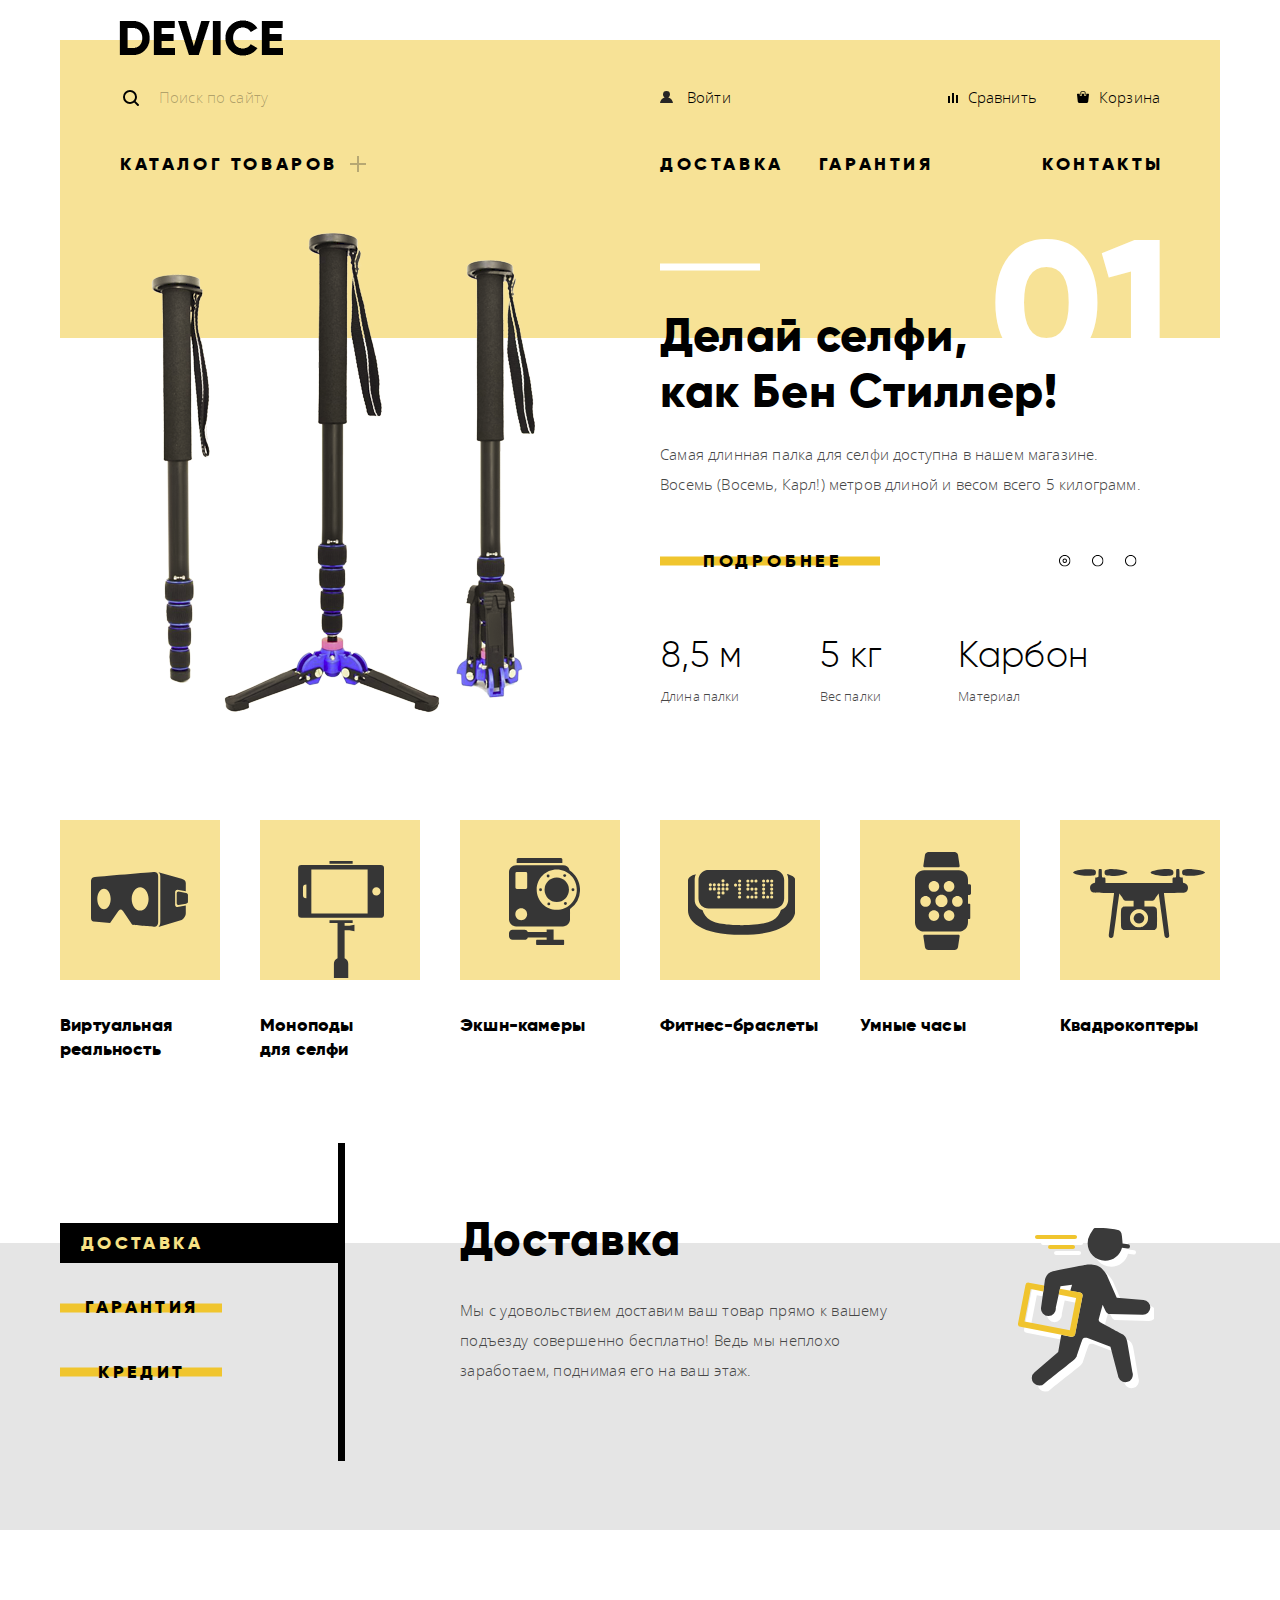
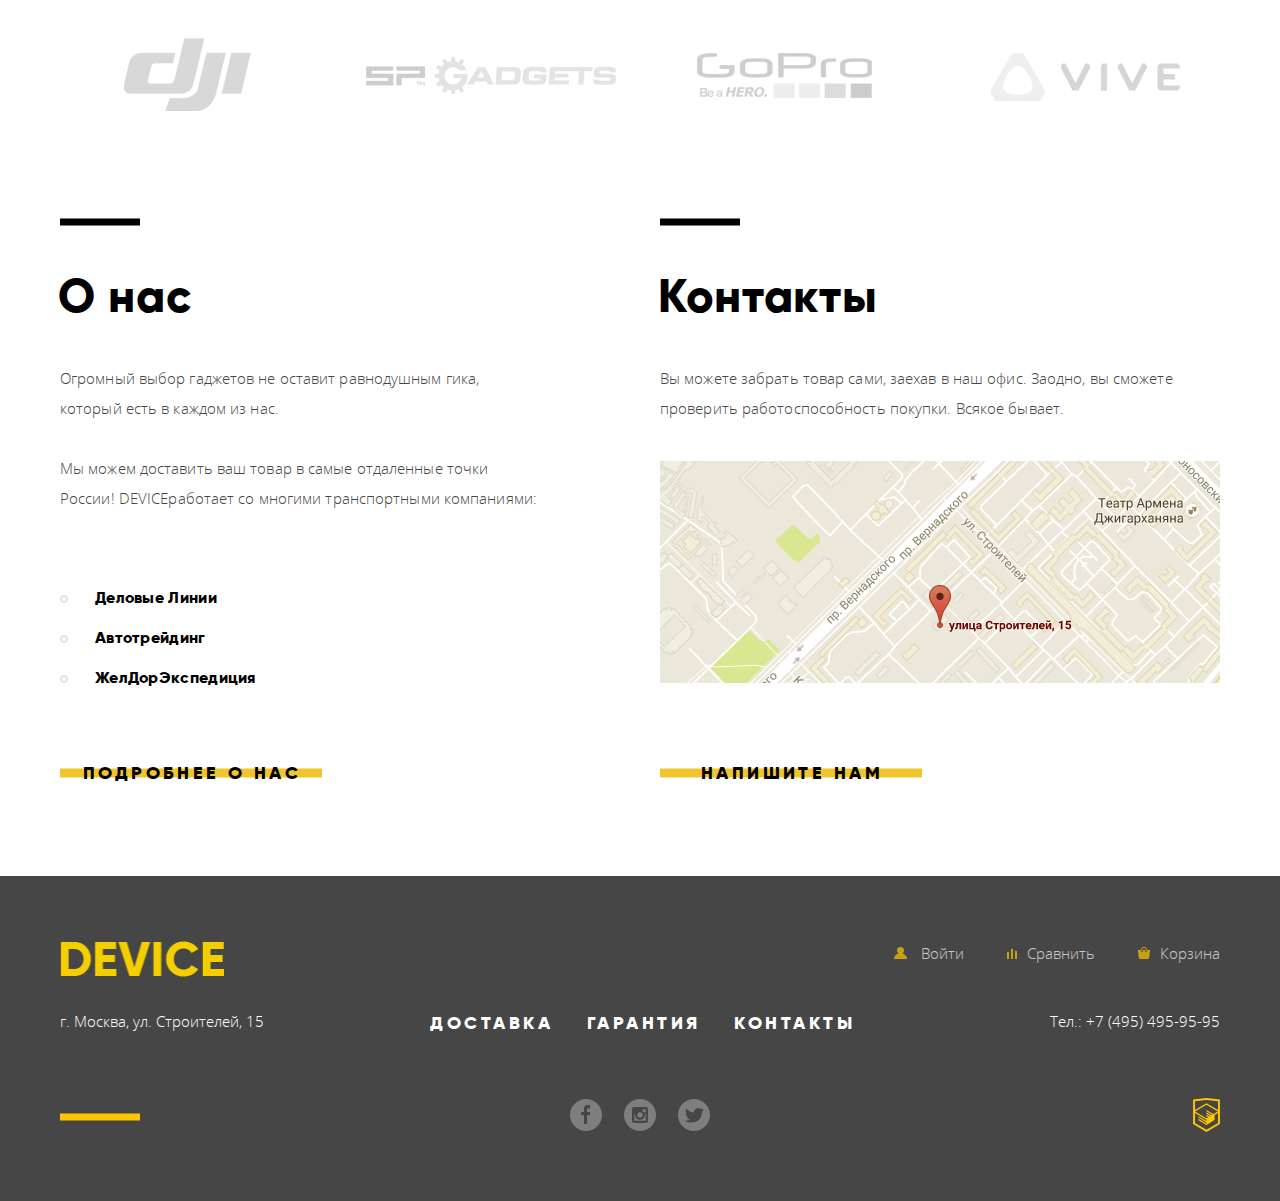
<file: index.html>
<!DOCTYPE html>
<html lang="ru">

<head>
    <meta charset="utf-8">
    <title>Device Index</title>
    <link rel="stylesheet" type="text/css" href="css/normalize.css">
    <link rel="stylesheet" type="text/css" href="css/style.css">
</head>

<body>
    <header class="main-header container">
        <div class="page-header">
            <div class="page-header-logo">
                <a>
                    <img src="img/logo.png" width="164" height="36" alt="Логотип Device">
                </a>
            </div>
            <div class="user-navigation">
                <form action="https://echo.htmlacademy.ru" method="get">
                    <label for="site-search">
                        <span class="visually-hidden">Поиск по сайту</span>
                    </label>
                    <input class="field-search" type="search" name="search" id="site-search" placeholder="Поиск по сайту">
                    <button class="button-search" type="submit">Найти</button>
                </form>
                <ul class="user-menu">
                    <li>
                        <a class="login-link" href="login.html">Войти</a>
                    </li>
                    <li>
                        <a class="compare" href="#">Сравнить</a>
                    </li>
                    <li>
                        <a class="cart" href="#">Корзина</a>
                    </li>
                </ul>
            </div>
            <nav class="main-navigation">
                <ul class="site-navigation">
                    <li class="catalog-product">
                        <button type="button" onclick="openCatalog()">Каталог товаров</button>
                        <input class="visually-hidden submenu-plus" type="checkbox" id="check-plus">
                        <label for="check-plus">+</label>
                        <ul class="submenu" id="product-menu">
                            <li class="product-group">
                                <ul>
                                    <li>
                                        <a href="#">Виртуальная реальность</a>
                                    </li>
                                    <li>
                                        <a href="catalog.html">Моноподы для селфи</a>
                                    </li>
                                    <li>
                                        <a href="#">Экшн-камеры</a>
                                    </li>
                                </ul>
                            </li>
                            <li class="product-group">
                                <ul>
                                    <li>
                                        <a href="#">Фитнес-браслеты</a>
                                    </li>
                                    <li>
                                        <a href="#">Умные часы</a>
                                    </li>
                                </ul>
                            </li>
                            <li class="product-group">
                                <ul>
                                    <li>
                                        <a href="#">Квадрокоптеры</a>
                                    </li>
                                </ul>
                            </li>
                        </ul>
                    </li>
                    <li>
                        <a href="#">Доставка</a>
                    </li>
                    <li>
                        <a href="#">Гарантия</a>
                    </li>
                    <li>
                        <a href="#">Контакты</a>
                    </li>
                </ul>
            </nav>
        </div>
    </header>
    <main>
        <h1 class="visually-hidden">Магазин гаджетов «Device»</h1>
        <div class="container">
            <section class="main-slider">
                <h2 class="visually-hidden">Популярные товары</h2>
                <input class="visually-hidden" type="radio" name="slides" id="slide-one" checked>
                <input class="visually-hidden" type="radio" name="slides" id="slide-two">
                <input class="visually-hidden" type="radio" name="slides" id="slide-three">
                <div class="slide slide-item-first">
                    <div class="slide-photo">
                        <img src="img/slider-1.png" width="384" height="486" alt="Палка для селфи">
                    </div>
                    <div class="slide-description">
                        <svg width="100" height="78">
                            <line x1="0" y1="42" x2="100" y2="42" stroke="#ffffff" stroke-width="7" />
                        </svg>
                        <h3>Делай селфи,
                            <br>как Бен Стиллер!</h3>
                        <p>Самая длинная палка для селфи доступна в нашем магазине.
                            <br> Восемь (Восемь, Карл!) метров длиной и весом всего 5 килограмм.</p>
                        <a class="btn" href="#">Подробнее</a>
                        <table>
                            <tr>
                                <td>8,5 м</td>
                                <td>5 кг</td>
                                <td>Карбон</td>
                            </tr>
                            <tr>
                                <th>Длина палки</th>
                                <th>Вес палки</th>
                                <th>Материал</th>
                            </tr>
                        </table>
                    </div>
                </div>
                <div class="slide slide-item-second">
                    <div class="slide-photo">
                        <img src="img/slider-2.png" width="345" height="485" alt="Фитнес-браслеты">
                    </div>
                    <div class="slide-description">
                        <svg width="100" height="77">
                            <line x1="0" y1="42" x2="100" y2="42" stroke="#ffffff" stroke-width="7" />
                        </svg>
                        <h3>Худеем
                            <br>правильно!</h3>
                        <p>Мотивирующие фитнес-браслеты помогут найти в себе силы
                            <br> не пропускать занятия и соблюдать диету.</p>
                        <a class="btn" href="#">Подробнее</a>
                        <table>
                            <tr>
                                <td>48 часов</td>
                            </tr>
                            <tr>
                                <th>Без подзарядки</th>
                            </tr>
                        </table>
                    </div>
                </div>
                <div class="slide slide-item-third">
                    <div class="slide-photo">
                        <img src="img/slider-3.png" width="526" height="334" alt="Квадрокоптер">
                    </div>
                    <div class="slide-description">
                        <svg width="100" height="77">
                            <line x1="0" y1="42" x2="100" y2="42" stroke="#ffffff" stroke-width="7" />
                        </svg>
                        <h3>Порхает как бабочка, жалит как пчела!</h3>
                        <p>Этот обычный, на первый взгляд, квадрокоптер оснащен мощным лазером, замаскированным под стандартную
                            камеру.</p>
                        <a class="btn" href="#">Подробнее</a>
                        <table>
                            <tr>
                                <td>800 м</td>
                                <td>50 м</td>
                            </tr>
                            <tr>
                                <th>Дальность полета</th>
                                <th>Радиус поражения</th>
                            </tr>
                        </table>
                    </div>
                </div>
                <div class="slide-controls">
                    <label class="btn-control" for="slide-one">Первый слайд</label>
                    <label class="btn-control" for="slide-two">Второй слайд</label>
                    <label class="btn-control" for="slide-three">Третий слайд</label>
                </div>
            </section>
            <section class="category">
                <h2 class="visually-hidden">Категории товаров</h2>
                <ul class="category-list">
                    <li>
                        <a class="category-item virtual" href="#">Виртуальная реальность</a>
                    </li>
                    <li>
                        <a class="category-item monopods" href="catalog.html">Моноподы
                            <br> для селфи</a>
                    </li>
                    <li>
                        <a class="category-item cameras" href="#">Экшн-камеры</a>
                    </li>
                    <li>
                        <a class="category-item bands" href="#">Фитнес-браслеты</a>
                    </li>
                    <li>
                        <a class="category-item watches" href="#">Умные часы</a>
                    </li>
                    <li>
                        <a class="category-item copters" href="#">Квадрокоптеры</a>
                    </li>
                </ul>
            </section>
        </div>
        <section class="services">
            <div class="container">
                <h2 class="visually-hidden">Наши сервисы</h2>
                <div class="services-slider">
                    <ul class="service-list">
                        <li>
                            <a class="service-btn btn delivery current" href="#">Доставка</a>
                        </li>
                        <li>
                            <a class="service-btn btn warranty" href="#">Гарантия</a>
                        </li>
                        <li>
                            <a class="service-btn btn credit" href="#">Кредит</a>
                        </li>
                    </ul>
                    <ul class="service-description">
                        <li class="service-item slide-delivery">
                            <h2>Доставка</h2>
                            <p>Мы с удовольствием доставим ваш товар прямо к вашему подъезду совершенно бесплатно! Ведь мы неплохо
                                заработаем, поднимая его на ваш этаж. </p>
                        </li>
                        <li class="service-item slide-warranty">
                            <h2>Гарантия</h2>
                            <p>Если из-за возгорания купленного у нас товара у вас сгорит дом — не переживайте, мы выдадим вам
                                новый.
                                <br>Товар, не дом, конечно же.</p>
                        </li>
                        <li class="service-item slide-credit">
                            <h2>Кредит</h2>
                            <p>Залезть в долговую яму стало проще! Кредитные консультанты подберут для вас наиболее выгодные
                                <br> условия кредита. Выгодные для нашего банка, разумеется.</p>
                        </li>
                    </ul>
                </div>
            </div>
        </section>
        <div class="container">
            <section class="brands">
                <h2 class="visually-hidden">Популярные производители</h2>
                <ul class="device-brands">
                    <li>
                        <a class="djj" href="#">
                            <img src="img/brand-1.png" width="260" height="100" alt="Логотип djj">
                        </a>
                    </li>
                    <li>
                        <a class="spgadgets" href="#">
                            <img src="img/brand-2.png" width="260" height="100" alt="Логотип SP Gadgets">
                        </a>
                    </li>
                    <li>
                        <a class="gopro" href="#">
                            <img src="img/brand-3.png" width="260" height="100" alt="Логотип GoPro">
                        </a>
                    </li>
                    <li>
                        <a class="vive" href="#">
                            <img src="img/brand-4.png" width="260" height="100" alt="Логотип VIVE">
                        </a>
                    </li>
                </ul>
            </section>
            <section class="company">
                <h2 class="visually-hidden">Наша компания</h2>
                <div class="our-company">
                    <div class="about-us">
                        <svg width="85" height=20>
                            <line x1="0" y1="8" x2="80" y2="8" stroke="#000000" stroke-width="7" />
                        </svg>
                        <h3>О нас</h3>
                        <p>Огромный выбор гаджетов не оставит равнодушным гика, который есть в каждом из нас.</p>
                        <p>Мы можем доставить ваш товар в самые отдаленные точки России!
                            <span>Device</span>работает со многими транспортными компаниями:</p>
                        <ul class="cargo">
                            <li>Деловые Линии</li>
                            <li>Автотрейдинг</li>
                            <li>ЖелДорЭкспедиция</li>
                        </ul>
                        <a class="btn our-company-link" href="#">Подробнее о нас</a>
                    </div>
                    <div class="contacts">
                        <svg width="85" height=20>
                            <line x1="0" y1="8" x2="80" y2="8" stroke="#000000" stroke-width="7" />
                        </svg>
                        <h3>Контакты</h3>
                        <p>Вы можете забрать товар сами, заехав в наш офис. Заодно, вы сможете проверить работоспособность покупки.
                            Всякое бывает.</p>
                        <a class="modal-map-link" href="map.html">
                            <img src="img/map.png" width="560" height="222" alt="Карта">
                        </a>
                        <a class="btn our-company-link modal-message-link" href="form.html">Напишите нам</a>
                    </div>
                </div>
            </section>
        </div>
    </main>
    <footer class="main-footer">
        <div class="container">
            <div class="top-footer">
                <div class="page-footer-logo">
                    <a>
                        <img src="img/yellow-logo.png" width="164" height="36" alt="Логотип Device">
                    </a>
                </div>
                <ul class="footer-user-navigation">
                    <li>
                        <a class="login-link" href="login.html">Войти</a>
                    </li>
                    <li>
                        <a class="compare" href="#">Сравнить</a>
                    </li>
                    <li>
                        <a class="cart" href="#">Корзина</a>
                    </li>
                </ul>
            </div>
            <div class="middle-footer">
                <div class="adress">
                    <p>г. Москва, ул. Строителей, 15</p>
                </div>
                <ul class="footer-site-navigation">
                    <li>
                        <a href="#">Доставка</a>
                    </li>
                    <li>
                        <a href="#">Гарантия</a>
                    </li>
                    <li>
                        <a href="#">Контакты</a>
                    </li>
                </ul>
                <div class="phone">
                    <p>Тел.: +7 (495) 495-95-95</p>
                </div>
            </div>
            <div class="bottom-footer">
                <div class="line yellow">
                    <svg width="85" height=20>
                        <line x1="0" y1="12" x2="80" y2="12" stroke="#ffc600" stroke-width="7" />
                    </svg>
                </div>
                <ul class="footer-social-links">
                    <li>
                        <a class="social-logo footer-facebook" href="#" aria-label="Facebook">
                            <span class="visually-hidden">Facebook</span>
                        </a>
                    </li>
                    <li>
                        <a class="social-logo footer-instagram" href="#" aria-label="Instagram">
                            <span class="visually-hidden">Instagram</span>
                        </a>
                    </li>
                    <li>
                        <a class="social-logo footer-twitter" href="#" aria-label="Twitter">
                            <span class="visually-hidden">Twitter</span>
                        </a>
                    </li>
                </ul>
                <div class="logo-academy">
                    <a href="https://htmlacademy.ru/intensive/htmlcss">
                        <img src="img/logo-academy.svg" width="27" height="34" alt="Логотип HTML Academy">
                    </a>
                </div>
            </div>
        </div>
    </footer>
    <section class="modal modal-map">
        <h2 class="visually-hidden">Как до нас добраться</h2>
        <div class="popup-map">
            <button class="modal-close" type="button">
                <span class="visually-hidden">Закрыть</span>
            </button>
            <iframe src="https://www.google.com/maps/embed?pb=!1m18!1m12!1m3!1d2249.1068091742814!2d37.52928540464894!3d55.6871307721568!2m3!1f0!2f0!3f0!3m2!1i1024!2i768!4f13.1!3m3!1m2!1s0x46b54cf65f5c8955%3A0x694710ccd55501e!2z0YPQuy4g0KHRgtGA0L7QuNGC0LXQu9C10LksIDE1LCDQnNC-0YHQutCy0LAsIDExOTMxMQ!5e0!3m2!1sru!2sru!4v1521640590913"
                width="960" height="560" allowfullscreen></iframe>
        </div>
    </section>
    <section class="modal modal-message">
        <h2 class="visually-hidden">Напишите нам</h2>
        <button class="modal-close" type="button">
            <span class="visually-hidden">Закрыть</span>
        </button>
        <form class="feedback-form" action="https://echo.htmlacademy.ru" method="get">
            <ul class="sent-message">
                <li class="feedback-name">
                    <label for="user-fullname">Ваше имя:</label>
                    <input type="text" name="fullname" id="user-fullname" placeholder="Имя Фамилия">
                </li>
                <li class="feedback-email">
                    <label for="user-email">Ваш e-mail:</label>
                    <input type="email" name="email" id="user-email" placeholder="email@example.com">
                </li>
                <li class="feedback-message">
                    <label for="user-message">Текст письма:</label>
                    <textarea name="message" id="user-message" placeholder="В свободной форме" cols="30" rows="6" required></textarea>
                </li>
                <li class="feedback-sent">
                    <button class="btn" type="submit">
                        <span>Отправить</span>
                    </button>
                </li>
            </ul>
        </form>
    </section>
    <script src="js/script.js"></script>
</body>

</html>
</file>
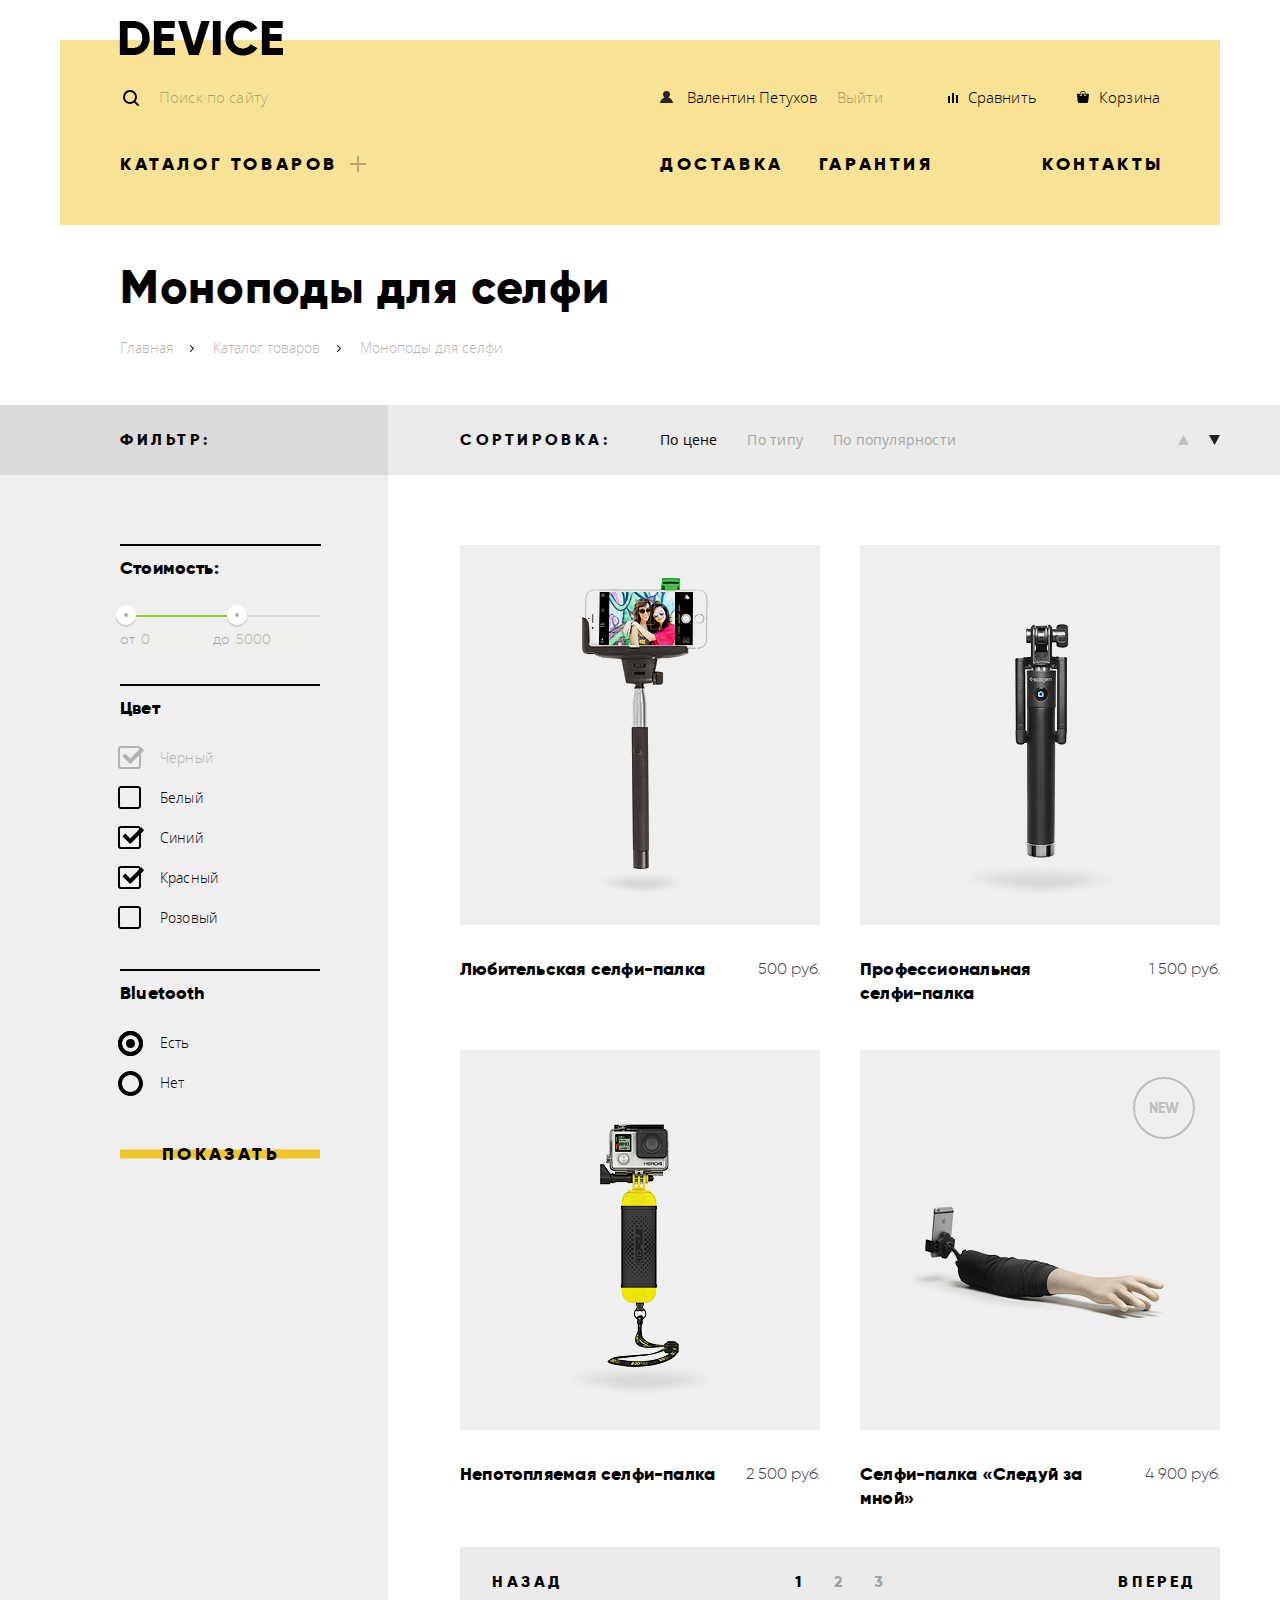
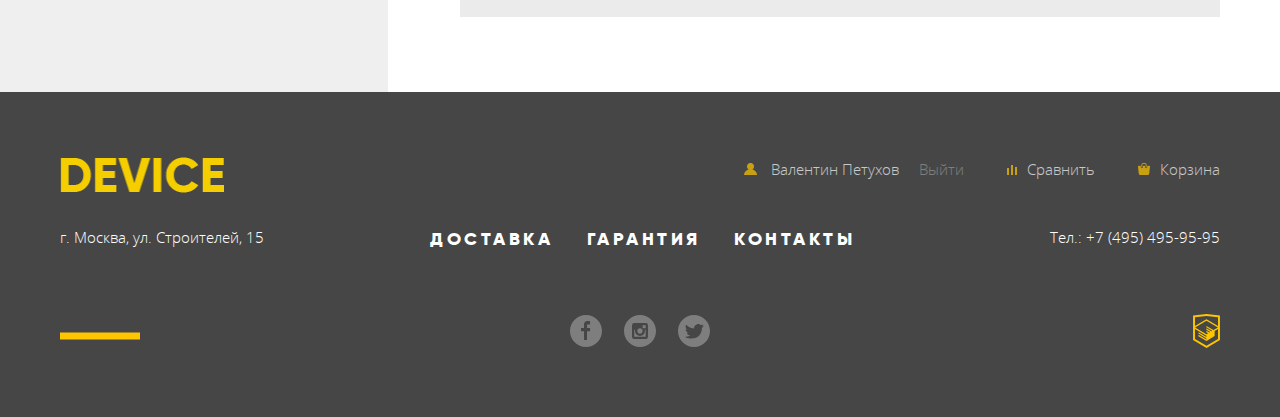
<file: catalog.html>
<!DOCTYPE html>
<html lang="ru">
    <head>
        <meta charset="utf-8">
        <title>Device Catalog</title>
        <link rel="stylesheet" type="text/css" href="css/normalize.css">
        <link rel="stylesheet" type="text/css" href="css/min.css">
    </head>
    <body>
        <header class="main-header">
            <div class="container">
                <div class="page-header">
                    <div class="page-header-logo">
                        <a href="index.html">
                            <img src="img/logo.png" width="164" height="36" alt="Логотип Device">
                        </a>
                    </div>
                    <div class="user-navigation">
                        <form action="https://echo.htmlacademy.ru" method="get">
                            <label for="site-search">
                                <span class="visually-hidden">Поиск по сайту</span>
                            </label>
                            <input class="field-search" type="search" name="search" id="site-search" placeholder="Поиск по сайту">
                            <button class="button-search" type="submit">Найти</button>
                        </form>
                        <ul class="user-menu">
                            <li>
                                <a class="login-link" href="#">Валентин Петухов</a>
                            </li>
                            <li class="user-out">
                                <a class="login-out" href="login-out.html">Выйти</a>
                            </li>
                            <li>
                                <a class="compare" href="#">Сравнить</a>
                            </li>
                            <li>
                                <a class="cart" href="#">Корзина</a>
                            </li>
                        </ul>
                    </div>
                    <nav class="main-navigation">
                        <ul class="site-navigation">
                            <li class="catalog-product">
                                <button type="button" onclick="openCatalog()">Каталог товаров</button>
                                <input class="visually-hidden submenu-plus" type="checkbox" id="check-plus">
                                <label for="check-plus">+</label>
                                <ul class="submenu" id="product-menu">
                                    <li class="product-group">
                                        <ul>
                                            <li>
                                                <a href="#">Виртуальная реальность</a>
                                            </li>
                                            <li>
                                                <a>Моноподы для селфи</a>
                                            </li>
                                            <li>
                                                <a href="#">Экшн-камеры</a>
                                            </li>
                                        </ul>
                                    </li>
                                    <li class="product-group">
                                        <ul>
                                            <li>
                                                <a href="#">Фитнес-браслеты</a>
                                            </li>
                                            <li>
                                                <a href="#">Умные часы</a>
                                            </li>
                                        </ul>
                                    </li>
                                    <li class="product-group">
                                        <ul>
                                            <li>
                                                <a href="#">Квадрокоптеры</a>
                                            </li>
                                        </ul>
                                    </li>
                                </ul>
                            </li>
                            <li>
                                <a href="#">Доставка</a>
                            </li>
                            <li>
                                <a href="#">Гарантия</a>
                            </li>
                            <li>
                                <a href="#">Контакты</a>
                            </li>
                        </ul>
                    </nav>
                </div>
            </div>
        </header>
        <main>
            <div class="container">
                <h1 class="page-title">Моноподы для селфи</h1>
                <ul class="breadcrumbs">
                    <li>
                        <a href="index.html">Главная</a>
                    </li>
                    <li>
                        <a href="catalog.html">Каталог товаров</a>
                    </li>
                    <li>
                        <a class="current-page">Моноподы для селфи</a>
                    </li>
                </ul>
                <div class="wrapper-catalog">
                    <aside class="catalog-filter">
                        <h2 class="visually-hidden">Фильтр товаров каталога</h2>
                        <h3 class="header-filter">Фильтр:</h3>
                        <form class="filter" action="https://echo.htmlacademy.ru" method="get">
                            <fieldset class="filter-cost">
                                <legend>Стоимость:</legend>
                                <div class="range-filter">
                                    <div class="range-controls">
                                        <div class="scale">
                                            <div class="bar" style="margin-left: 0%; width: 60%"></div>
                                        </div>
                                        <div class="toggle toggle-min"></div>
                                        <div class="toggle toggle-max"></div>
                                    </div>
                                    <div class="price-controls">
                                        <label class="min-price">от
                                            <input name="min-price" type="text" value="0">
                                        </label>
                                        <label class="max-price">до
                                            <input name="max-price" type="text" value="5000">
                                        </label>
                                    </div>
                                </div>
                            </fieldset>
                            <fieldset>
                                <legend>Цвет</legend>
                                <ul class="filter-color">
                                    <li class="filter-option filter-checkbox">
                                        <input class="visually-hidden filter-input filter-input-checkbox" type="checkbox" name="black" id="check-black" checked disabled>
                                        <label for="check-black">Черный</label>
                                    </li>
                                    <li class="filter-option filter-checkbox">
                                        <input class="visually-hidden filter-input filter-input-checkbox" type="checkbox" name="white" id="check-white">
                                        <label for="check-white">Белый</label>
                                    </li>
                                    <li class="filter-option">
                                        <input class="visually-hidden filter-input filter-input-checkbox" type="checkbox" name="blue" id="check-blue" checked>
                                        <label for="check-blue">Синий</label>
                                    </li>
                                    <li class="filter-option">
                                        <input class="visually-hidden filter-input filter-input-checkbox" type="checkbox" name="red" id="check-red" checked>
                                        <label for="check-red">Красный</label>
                                    </li>
                                    <li class="filter-option">
                                        <input class="visually-hidden filter-input filter-input-checkbox" type="checkbox" name="pink" id="check-pink">
                                        <label for="check-pink">Розовый</label>
                                    </li>
                                </ul>
                            </fieldset>
                            <fieldset>
                                <legend>Bluetooth</legend>
                                <ul class="filter-bluetooth">
                                    <li class="filter-option">
                                        <input class="visually-hidden filter-input filter-input-radio" type="radio" name="product-group" id="check-yes" value="yes"
                                        checked>
                                        <label for="check-yes">Есть</label>
                                    </li>
                                    <li class="filter-option">
                                        <input class="visually-hidden filter-input filter-input-radio" type="radio" name="product-group" id="check-no" value="no">
                                        <label for="check-no">Нет</label>
                                    </li>
                                </ul>
                            </fieldset>
                            <div class="filter-button">
                                <button type="submit" class="btn">
                                <span>Показать</span>
                                </button>
                            </div>
                        </form>
                    </aside>
                    <section class="catalog">
                        <h2 class="visually-hidden">Каталог</h2>
                        <div class="wrapper-sort">
                            <h3 class="header-sort">Сортировка:</h3>
                            <ul class="catalog-sort">
                                <li class="select-sort">
                                    <a class="current-select">По цене</a>
                                </li>
                                <li class="select-sort">
                                    <a href="#">По типу</a>
                                </li>
                                <li class="select-sort">
                                    <a href="#">По популярности</a>
                                </li>
                            </ul>
                            <ul class="catalog-direction">
                                <li class="direction-sort">
                                    <a href="#">
                                        <svg xmlns="http://www.w3.org/2000/svg" width="11" height="10" viewBox="0 0 11 10">
                                            <path fill="#231F20" d="M5.5 0L0 10h11z" />
                                        </svg>
                                        <span class="visually-hidden">По возрастанию</span>
                                    </a>
                                </li>
                                <li class="direction-sort">
                                    <a class="current-select">
                                        <svg xmlns="http://www.w3.org/2000/svg" width="11" height="10" viewBox="0 0 11 10">
                                            <path fill="#231F20" d="M5.5 10L0 0h11" />
                                        </svg>
                                        <span class="visually-hidden">По убыванию</span>
                                    </a>
                                </li>
                            </ul>
                        </div>
                        <ul class="catalog-list">
                            <li class="catalog-item">
                                <article>
                                    <div class="catalog-item-image">
                                        <img src="img/item-1.png" width="360" height="380" alt="Любительская селфи-палка">
                                        <button class="btn btn-cart" type="button">В корзину</button>
                                        <button class="btn-compare" type="button">Добавить к сравнению</button>
                                    </div>
                                    <div class="catalog-item-description">
                                        <h1>
                                        <a href="#">Любительская селфи-палка</a>
                                        </h1>
                                        <p class="catalog-item-price">500 руб.</p>
                                    </div>
                                </article>
                            </li>
                            <li class="catalog-item">
                                <article>
                                    <div class="catalog-item-image">
                                        <img src="img/item-2.png" width="360" height="380" alt="Профессиональная селфи-палка">
                                        <button class="btn btn-cart" type="button">В корзину</button>
                                        <button class="btn-compare" type="button">Добавить к сравнению</button>
                                    </div>
                                    <div class="catalog-item-description">
                                        <h1>
                                        <a href="#">Профессиональная
                                        <br> селфи-палка</a>
                                        </h1>
                                        <p class="catalog-item-price">1 500 руб.</p>
                                    </div>
                                </article>
                            </li>
                            <li class="catalog-item">
                                <article>
                                    <div class="catalog-item-image">
                                        <img src="img/item-3.png" width="360" height="380" alt="Непотопляемая селфи-палка">
                                        <button class="btn btn-cart" type="button">В корзину</button>
                                        <button class="btn-compare" type="button">Добавить к сравнению</button>
                                    </div>
                                    <div class="catalog-item-description">
                                        <h1>
                                        <a href="#">Непотопляемая селфи-палка</a>
                                        </h1>
                                        <p class="catalog-item-price">2 500 руб.</p>
                                    </div>
                                </article>
                            </li>
                            <li class="catalog-item">
                                <article>
                                    <div class="catalog-item-image catalog-new">
                                        <img src="img/item-4.png" width="360" height="380" alt="Селфи-палка Следуй за мной">
                                        <button class="btn btn-cart" type="button">В корзину</button>
                                        <button class="btn-compare" type="button">Добавить к сравнению</button>
                                    </div>
                                    <div class="catalog-item-description">
                                        <h1>
                                        <a href="#">Селфи-палка «Следуй за мной»</a>
                                        </h1>
                                        <p class="catalog-item-price">4 900 руб.</p>
                                    </div>
                                </article>
                            </li>
                        </ul>
                        <ul class="pagination-list">
                            <li class="pagination-before">
                                <a>Назад</a>
                            </li>
                            <li class="pagination-item">
                                <ul class="pagination-item-group">
                                    <li class="pagination-item-current">
                                        <a>1</a>
                                    </li>
                                    <li>
                                        <a href="#">2</a>
                                    </li>
                                    <li>
                                        <a href="#">3</a>
                                    </li>
                                </ul>
                            </li>
                            <li class="pagination-next">
                                <a href="#">Вперед</a>
                            </li>
                        </ul>
                    </section>
                </div>
            </div>
        </main>
        <footer class="main-footer">
            <div class="container">
                <div class="top-footer">
                    <div class="page-footer-logo">
                        <a href="index.html">
                            <img src="img/yellow-logo.png" width="164" height="36" alt="Логотип Device">
                        </a>
                    </div>
                    <ul class="footer-user-navigation">
                        <li>
                            <a class="login-link" href="#">Валентин Петухов</a>
                        </li>
                        <li class="user-out">
                            <a class="footer-login-out" href="login-out.html">Выйти</a>
                        </li>
                        <li>
                            <a class="compare" href="#">Сравнить</a>
                        </li>
                        <li>
                            <a class="cart" href="#">Корзина</a>
                        </li>
                    </ul>
                </div>
                <div class="middle-footer">
                    <div class="adress">
                        <p>г. Москва, ул. Строителей, 15</p>
                    </div>
                    <ul class="footer-site-navigation">
                        <li>
                            <a href="#">Доставка</a>
                        </li>
                        <li>
                            <a href="#">Гарантия</a>
                        </li>
                        <li>
                            <a href="#">Контакты</a>
                        </li>
                    </ul>
                    <div class="phone">
                        <p>Тел.: +7 (495) 495-95-95</p>
                    </div>
                </div>
                <div class="bottom-footer">
                    <div class="line yellow">
                        <svg width="85" height=20>
                            <line x1="0" y1="15" x2="80" y2="15" stroke="#ffc600" stroke-width="7" />
                            </svg>
                        </div>
                        <ul class="footer-social-links">
                            <li>
                                <a class="social-logo footer-facebook" href="#" aria-label="Facebook">
                                    <span class="visually-hidden">Facebook</span>
                                </a>
                            </li>
                            <li>
                                <a class="social-logo footer-instagram" href="#" aria-label="Instagram">
                                    <span class="visually-hidden">Instagram</span>
                                </a>
                            </li>
                            <li>
                                <a class="social-logo footer-twitter" href="#" aria-label="Twitter">
                                    <span class="visually-hidden">Twitter</span>
                                </a>
                            </li>
                        </ul>
                        <div class="logo-academy">
                            <a href="https://htmlacademy.ru/intensive/htmlcss">
                                <img src="img/logo-academy.svg" width="27" height="34" alt="Логотип HTML Academy">
                            </a>
                        </div>
                    </div>
                </div>
            </footer>
            <script src="js/min.js"></script>
        </body>
    </html>
</file>
<file: css/style.css>
.visually-hidden:not(:focus):not(:active),
input[type="checkbox"].visually-hidden,
input[type="radio"].visually-hidden {
    position: absolute;

    overflow: hidden;
    clip: rect(0 0 0 0);

    width: 1px;
    height: 1px;
    margin: -1px;
    padding: 0;

    border: 0;

    white-space: nowrap;
}

/*Подключение шрифтов*/

@font-face {
    font-family: "Gilroy";
    font-weight: 300;
    font-style: normal;

    src: url("../fonts/gilroylight.woff2") format("woff2"), url("../fonts/gilroylight.woff") format("woff");
}

@font-face {
    font-family: "Gilroy";
    font-weight: 400;
    font-style: normal;

    src: url("../fonts/gilroyextrabold.woff2") format("woff2"), url("../fonts/gilroyextrabold.woff") format("woff");
}

@font-face {
    font-family: "Gilroy";
    font-weight: 800;
    font-style: normal;

    src: url("../fonts/gilroyextrabold.woff2") format("woff2"), url("../fonts/gilroyextrabold.woff") format("woff");
}

@font-face {
    font-family: "Open Sans";
    font-weight: 400;
    font-style: normal;

    src: url("../fonts/opensans.woff2") format("woff2"), url("../fonts/opensans.woff") formmat("woff");
}

@font-face {
    font-family: "Open Sans";
    font-weight: 300;
    font-style: normal;

    src: url("../fonts/opensanslight.woff2") format("woff2"), url("../fonts/opensanslight.woff") format("woff");
}


html {
    overflow-x: hidden;
}

body {
    overflow-x: hidden;

    min-width: 1200px;
    margin: 0;
    padding: 0;

    color: #000;
}

a {
    text-decoration: none;
}

.container {
    -webkit-box-sizing: border-box;
            box-sizing: border-box;
    width: 1200px;
    margin: 0 auto;
    padding: 0 20px;
}

.page-header {
    position: relative;

    margin-top: 40px;
    padding-top: 33px;

    background-color: #f7e296;
}

/*Хедэр - Логотип*/

.page-header-logo {
    position: absolute;
    top: -20px;
    left: 0;

    padding-left: 59px;
}

.page-header-logo a[href]:hover,
.page-footer-logo a[href]:hover {
    opacity: .6;
}

.page-header-logo a[href]:active,
.page-footer-logo a[href]:active {
    opacity: .3;
}

/*Хэдер - Навигация пользователя*/

.user-navigation {
    display: -webkit-box;
    display: -ms-flexbox;
    display: flex;
    -webkit-box-pack: justify;
    -ms-flex-pack: justify;
    justify-content: space-between;
    -webkit-box-align: start;
    -ms-flex-align: start;
    align-items: flex-start;

    width: 1040px;
    margin-bottom: 32px;
    padding-right: 60px;
    padding-left: 60px;
}

/*Навигация пользователя - Форма (Поиск по сайту)*/

.user-navigation form {
    position: relative;

    display: -webkit-box;
    display: -ms-flexbox;
    display: flex;
    -webkit-box-orient: horizontal;
    -webkit-box-direction: normal;
    -ms-flex-direction: row;
        flex-direction: row;
    -webkit-box-pack: start;
    -ms-flex-pack: start;
    justify-content: flex-start;
    -webkit-box-align: center;
    -ms-flex-align: center;
    align-items: center;

    width: 440px;
    min-height: 49px;
    margin-right: 100px;
    padding-top: 0;

    background-image: url("../img/search.svg");
    background-repeat: no-repeat;
    background-position: 3px 50%;
}

/*Поиск по сайту - Поле ввода запроса*/

.user-navigation .field-search {
    box-sizing: border-box;
    width: 355px;
    min-height: 49px;
    padding-top: 8px;
    padding-right: 20px;
    padding-bottom: 8px;
    padding-left: 39px;

    font-family: "Open Sans", "Arial", sans-serif;
    font-size: 15px;
    font-weight: 300;
    line-height: 30px;

    color: #000;
    border: none;
    border-bottom: 2px solid transparent;
    background-color: transparent;

    letter-spacing: .15px;
}

.field-search::-webkit-input-placeholder {
    color: rgba(0, 0, 0, .3);
}

.field-search::-ms-input-placeholder {
    color: rgba(0, 0, 0, .3);
}

.field-search:-ms-input-placeholder {
    color: rgba(0, 0, 0, .3);
}

.field-search::placeholder {
    color: rgba(0, 0, 0, .3);
}

.field-search:hover::-webkit-input-placeholder {
    color: rgba(0, 0, 0, .6);
}

.field-search:hover::-ms-input-placeholder {
    color: rgba(0, 0, 0, .6);
}

.field-search:hover:-ms-input-placeholder {
    color: rgba(0, 0, 0, .6);
}

.field-search:hover::placeholder {
    color: rgba(0, 0, 0, .6);
}

.field-search:focus {
    border-bottom: 2px solid black;
    outline: transparent;
}

/*Поиск по сайту - Кнопка "Найти"*/

.button-search {
    display: block;

    width: 85px;
    min-height: 49px;
    padding: 0;

    font-family: "Open Sans", "Arial", sans-serif;
    font-size: 15px;
    font-weight: 300;
    line-height: 25px;

    opacity: 0;
    color: #000;
    border: 2px solid #000;
    outline: none;
    background-color: transparent;

    cursor: pointer;
    letter-spacing: .3px;
}

.button-search:focus {
    opacity: 1;
    color: #fff;
    outline: 1px solid #4d90fe;
    background-color: #000;
}

.button-search:hover {
    color: #fff;
    background-color: #000;
}

.button-search:active {
    opacity: 1;
    color: rgba(255, 255, 255, .3);
    background-color: #000;
}

.field-search:focus ~ .button-search {
    opacity: 1;
}

/*Навигация пользователя - Пользовательское меню*/

.user-menu {
    display: -webkit-box;
    display: -ms-flexbox;
    display: flex;
    -webkit-box-pack: start;
    -ms-flex-pack: start;
    justify-content: flex-start;
    -webkit-box-align: center;
    -ms-flex-align: center;
    align-items: center;
    -ms-flex-wrap: wrap;
        flex-wrap: wrap;

    width: 500px;
    margin: 0;
    padding: 0;
    padding-top: 9px;
    padding-bottom: 10px;

    list-style: none;
}

.user-menu li:not(.user-out) {
    margin-left: 40px;
}

.user-menu li:first-child {
    margin-right: auto;
}

.user-menu li:nth-child(4n+1) {
    margin-left: 0;
}

.login-out {
    margin-right: 25px;

    opacity: .3;
}

.user-menu a {
    font-family: "Open Sans", "Arial", sans-serif;
    font-size: 15px;
    font-weight: 300;
    line-height: 30px;

    color: #000;

    letter-spacing: .15px;
}

.user-menu a:hover {
    opacity: .6;
}

.user-menu a:active {
    opacity: .3;
}

/*Пользовательское меню - Декоративные элементы*/

.login-link::before {
    display: inline-block;

    width: 13px;
    height: 12px;
    margin-right: 14px;

    background-image: url("../img/user.svg");

    content: "";
    vertical-align: baseline;
}

.compare::before {
    display: inline-block;

    width: 10px;
    height: 10px;
    margin-right: 10px;

    background-image: url("../img/compare.svg");

    content: "";
    vertical-align: baseline;
}

.cart::before {
    display: inline-block;

    width: 12px;
    height: 12px;
    margin-right: 10px;

    background-image: url("../img/cart.svg");

    content: "";
    vertical-align: baseline;
}

/*Хэдер - Навигация по сайту*/

.main-navigation {
    padding-right: 60px;
    padding-bottom: 50px;
    padding-left: 60px;
}

/*Навигация по сайту - Меню магазина*/

.site-navigation {
    display: -webkit-box;
    display: -ms-flexbox;
    display: flex;
    -webkit-box-align: baseline;
    -ms-flex-align: baseline;
    align-items: baseline;
    -ms-flex-wrap: wrap;
        flex-wrap: wrap;

    width: 1040px;
    margin: 0;
    padding: 0;

    list-style: none;
}

/*Меню магазина - Сетка меню*/

.site-navigation > li:first-child,
.site-navigation > li:nth-child(4n+1) {
    position: relative;

    width: 440px;
    margin-right: 100px;
}

.site-navigation > li:not(:nth-child(4n+1)):not(:nth-child(4n)) {
    margin-right: 35px;
}

.site-navigation > li:nth-child(4n) {
    margin-right: -4px;
    margin-left: auto;
}

/*Меню магазина - Ссылки*/

.site-navigation a,
.site-navigation button {
    margin: 0;
    padding: 0;

    font-family: "Gilroy", "Arial", sans-serif;
    font-size: 18px;
    font-weight: 400;

    color: #000;
    border: none;
    background: none;

    cursor: pointer;
    letter-spacing: 3.6px;
    text-transform: uppercase;
}

.site-navigation a[href]:hover {
    opacity: .5;
}

.site-navigation a[href]:active {
    opacity: .3;
}

/*Меню магазина - Подменю*/

.submenu {
    position: absolute;
    z-index: 20;
    top: 20px;
    left: -60px;

    display: none;
    -ms-flex-wrap: wrap;
        flex-wrap: wrap;

    width: 1040px;
    margin: 0;
    padding: 0;
    padding-top: 22px;
    padding-right: 60px;
    padding-bottom: 33px;
    padding-left: 60px;

    background-color: #f7e296;

    list-style: none;

    -ms-flex-line-pack: start;
    align-content: flex-start;
}

.catalog-product:hover .submenu,
.catalog-product:focus .submenu {
    display: -webkit-box;
    display: -ms-flexbox;
    display: flex;
}

.product-group ul {
    width: 160px;
    margin: 0;
    padding: 0;
    padding-left: 40px;

    list-style: none;
}

.product-group:nth-child(5n+1) ul {
    width: 200px;
    padding-left: 0;
}

.submenu a {
    font-family: "Open Sans", "Arial", sans-serif;
    font-size: 15px;
    font-weight: 300;
    line-height: 36px;

    color: #000;

    letter-spacing: .15px;
    text-transform: none;
}

.submenu a[href]:hover {
    opacity: .6;
}

.submenu a[href]:active {
    opacity: .3;
}

/*Открытие каталога при нажатии кнопки КАТАЛОГ ТОВАРОВ */

.catalog-open {
    display: -webkit-box;
    display: -ms-flexbox;
    display: flex;
}

/*Открытие каталога при нажатии символа + */

.submenu-plus:checked ~ .submenu {
    display: -webkit-box;
    display: -ms-flexbox;
    display: flex;
}

.submenu-plus + label {
    font-size: 0;
}

.submenu-plus + label::after {
    position: absolute;
    top: 2px;
    left: 230px;

    width: 16px;
    height: 16px;

    opacity: .3;
    background-image: url("../img/plus.svg");

    content: "";
    cursor: pointer;
    -webkit-transition-timing-function: linear;
         -o-transition-timing-function: linear;
            transition-timing-function: linear;
    -webkit-transition-duration: .15s;
         -o-transition-duration: .15s;
            transition-duration: .15s;
}

.submenu-plus:focus + label::after {
    outline: 2px auto #4d90fe;
}

.submenu-plus:checked + label::after {
    -webkit-transition-timing-function: linear;
         -o-transition-timing-function: linear;
            transition-timing-function: linear;
    -webkit-transition-duration: .15s;
         -o-transition-duration: .15s;
            transition-duration: .15s;
    -webkit-transform: rotate(45deg);
        -ms-transform: rotate(45deg);
            transform: rotate(45deg);
}

/*Блок Слайдер*/

.main-slider {
    position: relative;

    margin-bottom: 65px;

    background: -webkit-linear-gradient(top, #f7e296 113px, #fff 113px);
    background:      -o-linear-gradient(top, #f7e296 113px, #fff 113px);
    background:         linear-gradient(to bottom, #f7e296 113px, #fff 113px);
}

/*Сетка слайдера*/

.slide {
    position: relative;

    display: -webkit-box;
    display: -ms-flexbox;
    display: flex;
    -webkit-box-pack: justify;
    -ms-flex-pack: justify;
    justify-content: space-between;

    min-height: 510px;
}

/*Сетка слайдера - Блок изображения слайда*/

.slide-photo {
    -webkit-box-sizing: border-box;
            box-sizing: border-box;
    width: 560px;

    text-align: center;
}

.slide-item-first img {
    margin-top: 4px;
    margin-left: 5px;
}

.slide-item-second img {
    margin-top: 15px;
    margin-left: 20px;
}

.slide-item-third img {
    margin-top: 67px;
    margin-left: 27px;
}

/*Сетка слайдера - Блок описания слайда*/

.slide-description {
    width: 560px;
    margin-left: 10px;
}

.slide-description svg {
    position: relative;
    z-index: 1;
}

/*Описание слайда - Заголовок слайда*/

.slide-description h3 {
    position: relative;
    z-index: 1;

    margin-top: 0;
    margin-bottom: 20px;

    font-family: "Gilroy", "Arial", sans-serif;
    font-size: 47px;
    font-weight: 800;
    line-height: 56px;

    color: #000;

    text-align: left;
    letter-spacing: .6px;
}

/*Описание слайда - Номер слайда*/

.slide-description h3::after {
    position: absolute;
    z-index: -1;
    top: -93px;
    right: 48px;

    font-family: "Gilroy", "Arial", sans-serif;
    font-size: 179px;
    font-weight: 400;
    line-height: 179.2px;

    color: #fff;

    content: "";
    text-align: right;
    letter-spacing: .36px;
}

.slide-item-first h3::after {
    content: "01";
}

.slide-item-second h3::after {
    content: "02";
}

.slide-item-third h3::after {
    content: "03";
}

/*Описание слайда - Описание товара*/

.slide-description p {
    font-family: "Open Sans", "Arial", sans-serif;
    font-size: 15px;
    font-weight: 300;
    line-height: 30px;

    color: #464646;

    text-align: left;
    letter-spacing: .17px;
}

/*Описание слайда - Ссылка на товар*/

.slide-description a {
    position: relative;

    display: block;

    width: 220px;
    margin: 40px 0;
    padding: 10px 0;
    padding-left: 3px;

    font-family: "Gilroy", "Arial", sans-serif;
    font-size: 18px;
    font-weight: 400;
    line-height: 24px;

    color: #000;

    letter-spacing: 3.8px;
    text-transform: uppercase;
}

.slide-description a::before {
    position: absolute;
    z-index: -1;
    top: 50%;
    left: 0;

    width: 220px;
    height: 9px;

    background-color: #f0c52e;

    content: "";
    -webkit-transition-timing-function: linear;
         -o-transition-timing-function: linear;
            transition-timing-function: linear;
    -webkit-transition-duration: .3s;
         -o-transition-duration: .3s;
            transition-duration: .3s;
    -webkit-transform: translateY(-50%);
        -ms-transform: translateY(-50%);
            transform: translateY(-50%);
}

.slide-description a:hover::before {
    height: 40px;
}

.slide-description a:active {
    color: rgba(0, 0, 0, .3);
}

/*Блок описания слайда - Характеристики товара (таблица)*/

.slide-description table {
    border-collapse: collapse;

    text-align: left;
}

.slide-description td {
    padding-top: 10px;
    padding-right: 76px;
    padding-bottom: 10px;

    font-family: "Gilroy", "Arial", sans-serif;
    font-size: 36px;
    font-weight: 300;
    line-height: 44px;

    color: #000;

    letter-spacing: .36px;
}

.slide-description td:last-child {
    padding-right: 0;
}

.slide-description th {
    font-family: "Open Sans", "Arial", sans-serif;
    font-size: 13px;
    font-weight: 300;
    line-height: 16px;

    color: #464646;

    letter-spacing: .13px;
}

/*Переключатель слайдов - Скрытие неактивных слайдов*/

input[id="slide-one"]:checked ~ .slide-item-second,
input[id="slide-one"]:checked ~ .slide-item-third {
    display: none;
}

input[id="slide-two"]:checked ~ .slide-item-first,
input[id="slide-two"]:checked ~ .slide-item-third {
    display: none;
}

input[id="slide-three"]:checked ~ .slide-item-first,
input[id="slide-three"]:checked ~ .slide-item-second {
    display: none;
}

/*Переключатель слайдов - Внешний вид переключателей*/

.slide-controls {
    position: absolute;
    z-index: 10;
    top: 310px;
    right: 72px;
}

.btn-control {
    display: inline-block;

    width: 24px;
    height: 24px;
    margin-right: 5px;

    font-size: 0;

    background: url("../img/slider-button-empty.svg") no-repeat;

    cursor: pointer;
    -webkit-transform: scale(.5);
        -ms-transform: scale(.5);
            transform: scale(.5);
    vertical-align: baseline;
}

input[id="slide-one"]:checked ~ .slide-controls label[for="slide-one"] {
    background: url("../img/slider-button.svg") no-repeat;
}

input[id="slide-two"]:checked ~ .slide-controls label[for="slide-two"] {
    background: url("../img/slider-button.svg") no-repeat;
}

input[id="slide-three"]:checked ~ .slide-controls label[for="slide-three"] {
    background: url("../img/slider-button.svg") no-repeat;
}

input[id="slide-one"]:focus ~ .slide-controls label[for="slide-one"],
input[id="slide-two"]:focus ~ .slide-controls label[for="slide-two"],
input[id="slide-three"]:focus ~ .slide-controls label[for="slide-three"] {
    outline: 2px auto blue;
}

/*Блок Категории товаров*/

.category {
    margin-bottom: 82px;
}

.category-list {
    display: -webkit-box;
    display: -ms-flexbox;
    display: flex;
    -ms-flex-wrap: wrap;
        flex-wrap: wrap;

    margin: 0;
    padding: 0;

    list-style: none;
}

.category-list li {
    min-height: 240px;
    margin-top: 20px;
    margin-right: 40px;
}

.category-list li:nth-child(6n) {
    margin-right: 0;
}

.category-item {
    position: relative;

    display: block;

    width: 160px;

    font-family: "Gilroy", "Arial", sans-serif;
    font-size: 18px;
    font-weight: 400;
    line-height: 24px;

    color: #000;

    letter-spacing: .18px;
}

.category-item::before {
    display: block;

    width: 160px;
    height: 160px;
    margin-bottom: 33px;

    background-color: #f7e296;

    content: "";
}

.category-item::after {
    position: absolute;
    top: 0;
    left: 0;

    display: block;

    width: 160px;
    height: 160px;

    background-repeat: no-repeat;

    content: "";
}

.category-item:hover::before,
.category-item:focus::before {
    background-color: #f0c52e;
}

.category-item:active {
    color: rgba(0, 0, 0, .3);
}

.category-item:active::after {
    opacity: .3;
}

.virtual::after {
    background-image: url("../img/popular-1.svg");
    background-position: 31px 52px;
}

.monopods::after {
    background-image: url("../img/popular-2.svg");
    background-position: 38px 41px;
}

.cameras:after {
    background-image: url("../img/popular-3.svg");
    background-position: 49px 38px;
}

.bands::after {
    background-image: url("../img/popular-4.svg");
    background-position: 28px 50px;
}

.watches::after {
    background-image: url("../img/popular-5.svg");
    background-position: 55px 32px;
}

.copters::after {
    background-image: url("../img/popular-6.svg");
    background-position: 13px 49px;
}

/*Блок Наши сервисы*/

.services {
    margin-bottom: 165px;

    background: -webkit-linear-gradient(top, #fff 100px, #e5e5e5 100px);
    background:      -o-linear-gradient(top, #fff 100px, #e5e5e5 100px);
    background:         linear-gradient(to bottom, #fff 100px, #e5e5e5 100px);
    -webkit-box-shadow: 0 69px 0 0 #e5e5e5;
            box-shadow: 0 69px 0 0 #e5e5e5;
}

.services-slider {
    display: -webkit-box;
    display: -ms-flexbox;
    display: flex;
    -webkit-box-pack: start;
    -ms-flex-pack: start;
    justify-content: flex-start;
}

/*Перечень сервисов - Левый блок */

.service-list {
    width: 278px;
    margin: 0;
    margin-right: 115px;
    padding: 0;
    padding-top: 80px;
    padding-bottom: 44px;

    border-right: 7px solid black;

    list-style: none;

    text-align: center;
}

.service-list li {
    margin-bottom: 24px;

    text-align: left;
}

/*Перечень сервисов - Левый блок - Оформление ссылок*/

.current.btn {
    padding-right: 118px;

    color: #f7e184;
    background: #000;
}

.current::before {
    display: none;
}

.service-btn.btn:active::before {
    background-color: #000;
}

.service-btn.btn:active {
    color: #f7e184;
}

/*Описание сервиса - Правый блок - Текст*/

/*.slide-warranty,
.slide-credit {
    display: none;
}*/

.service-description {
    position: relative;

    width: 460px;
    margin: 0;
    margin-right: 100px;
    padding: 0;

    list-style: none;
}

.service-description h2 {
    margin-top: 0;
    margin-bottom: 32px;

    font-family: "Gilroy", "Arial", sans-serif;
    font-size: 47px;
    font-weight: 400;
    line-height: 47px;

    color: #000;

    letter-spacing: 1.1px;
}

.service-description p {
    width: 460px;
    margin: 0;

    font-family: "Open Sans", "Arial", sans-serif;
    font-size: 15px;
    font-weight: 300;
    line-height: 30px;

    color: #464646;

    letter-spacing: .29px;
}

.service-description li {
    position: relative;

    margin-top: 73px;
    padding-right: 240px;
}

.service-item::after {
    position: absolute;
    top: 0;
    left: 558px;

    display: block;

    width: 200px;
    height: 200px;

    background-repeat: no-repeat;
    background-position: 0 0;

    content: "";
}

.slide-delivery::after {
    top: 12px;
    right: -58px;

    background-image: url("../img/delivery.svg");
}

.slide-warranty::after {
    top: -12px;
    right: -43px;

    background-image: url("../img/warranty.svg");
}

.slide-credit::after {
    top: -12px;
    right: -34px;

    background-image: url("../img/credit.svg");
}

/*Блок Бренды*/

.brands {
    margin-bottom: 64px;
}

/*Перечень брендов*/

.device-brands {
    display: -webkit-box;
    display: -ms-flexbox;
    display: flex;
    -webkit-box-orient: horizontal;
    -webkit-box-direction: normal;
    -ms-flex-direction: row;
        flex-direction: row;
    -webkit-box-pack: start;
    -ms-flex-pack: start;
    justify-content: flex-start;
    -webkit-box-align: center;
    -ms-flex-align: center;
    align-items: center;
    -ms-flex-wrap: wrap;
        flex-wrap: wrap;

    margin: 0;
    padding: 0;

    list-style: none;
}

.device-brands li {
    margin-right: 40px;
    margin-bottom: 20px;
}

.device-brands li:nth-child(4n) {
    margin-right: 0;
}

/*Бренды в цвете при наведении*/

.djj:hover img,
.djj:focus img {
    background: url("../img/brand-hover-1.png");
}

.spgadgets:hover img,
.spgadgets:focus img {
    background: url("../img/brand-hover-2.png");
}

.gopro:hover img,
.gopro:focus img {
    background: url("../img/brand-hover-3.png");
}

.vive:hover img,
.vive:focus img {
    background: url("../img/brand-hover-4.png");
}

/*Блок Наша компания*/

.our-company {
    display: -webkit-box;
    display: -ms-flexbox;
    display: flex;
    -webkit-box-pack: justify;
    -ms-flex-pack: justify;
    justify-content: space-between;

    margin-bottom: 82px;
}

/*Наша компания - О нас*/

.about-us {
    width: 480px;
}

.about-us span {
    text-transform: uppercase;
}

/*Наша компания - Контакты*/

.contacts {
    width: 560px;
}

.contacts img {
    margin-top: 8px;
    padding-bottom: 66px;
}

/*Наша компания = О нас + Контакты*/

.our-company h3 {
    margin: 0;
    margin-top: 30px;
    margin-bottom: 40px;
    margin-left: -2px;
    padding: 0;

    font-family: "Gilroy", "Arial", sans-serif;
    font-size: 47px;
    font-weight: 400;

    color: #000;

    letter-spacing: .7px;
}

.our-company p {
    margin-bottom: 30px;

    font-family: "Open Sans", "Arial", sans-serif;
    font-size: 15px;
    font-weight: 300;
    line-height: 30px;

    color: #464646;

    letter-spacing: .1px;
}

/*Наша компания - Список транспортных компаний*/

.cargo {
    margin: 0;
    margin-top: 65px;
    margin-bottom: 55px;
    margin-left: 15px;
    padding: 0;

    font-family: "Gilroy", "Arial", sans-serif;
    font-size: 16px;
    font-weight: 400;
    line-height: 40px;

    color: #000;

    list-style-image: url("../img/list-button.png");

    letter-spacing: .3px;
}

.cargo li {
    padding-left: 20px;
}

/*Наша компания - Ссылки = Подробнее о нас + Напишите нам*/

.our-company-link {
    width: 260px;
}

/*Футер*/

.main-footer {
    width: 100%;

    background-color: #464646;
}

/*Футер* - Контейнер футер 1160*/

.main-footer .container {
    display: -webkit-box;
    display: -ms-flexbox;
    display: flex;
    -webkit-box-orient: vertical;
    -webkit-box-direction: normal;
    -ms-flex-direction: column;
        flex-direction: column;
    -webkit-box-pack: start;
    -ms-flex-pack: start;
    justify-content: flex-start;

    color: #fff;
}

/*Верхний блок футера*/

.top-footer {
    display: -webkit-box;
    display: -ms-flexbox;
    display: flex;
    -webkit-box-pack: justify;
    -ms-flex-pack: justify;
    justify-content: space-between;
    -webkit-box-align: start;
    -ms-flex-align: start;
    align-items: flex-start;

    margin-top: 65px;
    margin-bottom: 10px;
}

/*Верхний блок футера - Логотип Device*/

.page-footer-logo {
    -ms-flex-item-align: center;
    -ms-grid-row-align: center;
    align-self: center;
}

/*Верхний блок футера - Пользовательское меню*/

.footer-user-navigation {
    display: -webkit-box;
    display: -ms-flexbox;
    display: flex;
    justify-content: flex-end;
    -webkit-box-align: start;
    -ms-flex-align: start;
    align-items: flex-start;
    flex-wrap: wrap;

    width: 565px;
    margin: 0;
    padding: 0;

    list-style: none;
}

.footer-user-navigation li {
    margin-left: 43px;
}

.footer-user-navigation .user-out {
    margin-left: 20px;
}

.footer-user-navigation a {
    font-family: "Open Sans", "Arial", sans-serif;
    font-size: 15px;
    font-weight: 300;
    line-height: 24px;

    opacity: .7;
    color: #fff;
}

.footer-user-navigation a:hover {
    opacity: 1;
}

.footer-user-navigation a:active {
    opacity: .3;
}

.footer-user-navigation .footer-login-out {
    opacity: .3;
}

/*Эффекты при наведении и нажатии*/

.footer-user-navigation .login-link::before {
    background-image: url("../img/user-yellow.png");
}

.footer-user-navigation .compare::before {
    background-image: url("../img/compare-yellow.png");
}

.footer-user-navigation .cart::before {
    background-image: url("../img/cart-yellow.png");
}

/*Средний блок футера*/

.middle-footer {
    display: -webkit-box;
    display: -ms-flexbox;
    display: flex;
    -webkit-box-pack: justify;
    -ms-flex-pack: justify;
    justify-content: space-between;
    -webkit-box-align: baseline;
    -ms-flex-align: baseline;
    align-items: baseline;
}

/*Средний блок футера - Адрес*/

.adress {
    width: 265px;

    font-family: "Open Sans", "Arial", sans-serif;
    font-size: 15px;
    font-weight: 300;
    line-height: 30px;

    color: #fff;
}

/*Средний блок футера - Навигация магазина*/

.footer-site-navigation {
    display: -webkit-box;
    display: -ms-flexbox;
    display: flex;
    -webkit-box-pack: justify;
    -ms-flex-pack: justify;
    justify-content: space-between;
    -webkit-box-align: center;
    -ms-flex-align: center;
    align-items: center;
    flex-wrap: wrap;

    width: 425px;
    margin: 0;
    padding: 0;

    list-style: none;
}

.footer-site-navigation a {
    display: inline-block;

    font-family: "Gilroy", "Arial", sans-serif;
    font-size: 18px;
    font-weight: 400;
    line-height: 24px;

    color: #fff;

    vertical-align: middle;
    letter-spacing: 3.5px;
    text-transform: uppercase;
}

.footer-site-navigation a:hover {
    opacity: .6;
}

.footer-site-navigation a:active {
    opacity: .3;
}

/*Средний блок футера - Телефон*/

.phone {
    width: 260px;

    font-family: "Open Sans", "Arial", sans-serif;
    font-size: 15px;
    font-weight: 300;
    line-height: 30px;

    color: #fff;

    text-align: right;
}

/*Нижний блок футера*/

.bottom-footer {
    display: -webkit-box;
    display: -ms-flexbox;
    display: flex;
    -webkit-box-pack: justify;
    -ms-flex-pack: justify;
    justify-content: space-between;
    -webkit-box-align: center;
    -ms-flex-align: center;
    align-items: center;

    margin-top: 47px;
    margin-bottom: 65px;
}

/*Нижний блок футера - Линия*/

.line {
    width: 100px;
}

/*Нижний блок футера - Социальные сети*/

.footer-social-links {
    display: -webkit-box;
    display: -ms-flexbox;
    display: flex;
    -webkit-box-pack: center;
    -ms-flex-pack: center;
    justify-content: center;
    flex-wrap: wrap;

    width: 160px;
    margin: 0;
    padding: 0;

    list-style: none;
}

.footer-social-links li {
    margin-right: 22px;
}

.footer-social-links li:last-child,
.footer-social-links li:nth-child(3n) {
    margin-right: 0;
}

.social-logo::before {
    display: inline-block;

    width: 33px;
    height: 33px;

    opacity: .3;

    content: "";
    vertical-align: baseline;
}

.footer-facebook::before {
    background: url("../img/fb.svg") no-repeat;
}

.footer-instagram::before {
    background: url("../img/instagram.svg") no-repeat;
}

.footer-twitter::before {
    background: url("../img/twitter.svg") no-repeat;
}

.social-logo:hover::before {
    opacity: .6;
}

.social-logo:active::before {
    opacity: .1;
}

/*Нижний блок футера - Логотип HTML Academy*/

.bottom-footer .logo-academy {
    width: 100px;

    text-align: right;
}

.logo-academy a:hover {
    opacity: .6;
}

.logo-academy a:active {
    opacity: .3;
}

.footer-social-links a {
    display: inline-block;

    width: 32px;
    height: 32px;

    vertical-align: baseline;
}

/* С-Т-Р-А-Н-И-Ц-А   К-А-Т-А-Л-О-Г-А */

.catalog-header {
    padding-bottom: 50px;
}

/*Заголовок страницы Каталога */

.page-title {
    margin-top: 38px;
    margin-bottom: 25px;
    margin-left: 60px;

    font-family: "Gilroy", "Arial", sans-serif;
    font-size: 47px;
    font-weight: 800;
    line-height: 48px;

    color: #000;

    letter-spacing: .7px;
}

/*Хлебные крошки*/

.breadcrumbs {
    display: -webkit-box;
    display: -ms-flexbox;
    display: flex;
    flex-wrap: wrap;

    margin-bottom: 45px;
    margin-left: 60px;
    padding: 0;

    list-style: none;
}

.breadcrumbs li {
    position: relative;

    margin-right: 40px;
}

.breadcrumbs li::after {
    position: absolute;
    top: 9px;
    right: -24px;

    display: block;

    width: 7px;
    height: 7px;

    opacity: 1;
    background: url("../img/nav-arrow.svg") no-repeat;

    content: "";
}

.breadcrumbs li:last-child::after {
    display: none;
}

.breadcrumbs a {
    font-family: "Open Sans", "Arial", sans-serif;
    font-size: 14px;
    font-weight: 300;
    line-height: 24px;

    opacity: .3;
    color: #000;
}

.breadcrumbs a:not(.current-page):hover {
    opacity: .6;
}

.breadcrumbs a:not(.current-page):active {
    opacity: .1;
}

/*Обертка фильтра и каталога*/

.wrapper-catalog {
    display: -webkit-box;
    display: -ms-flexbox;
    display: flex;
    -webkit-box-pack: justify;
    -ms-flex-pack: justify;
    justify-content: space-between;
}

/*Блок Фильтр*/

.catalog-filter {
    position: relative;

    background: #efefef;
}

.catalog-filter::before {
    position: absolute;
    z-index: -1;
    top: 0;
    right: 0;

    width: 100vw;
    height: 100%;

    background-color: #efefef;

    content: " ";
}

/*Фильтр Каталога*/

.header-filter,
.header-sort {
    margin: 0;

    font-family: "Gilroy", "Arial", sans-serif;
    font-size: 16px;
    font-weight: 400;
    line-height: 24px;

    color: #000;

    vertical-align: middle;
    letter-spacing: 3.6px;
    text-transform: uppercase;
}

.header-filter {
    position: relative;

    -webkit-box-sizing: border-box;
            box-sizing: border-box;
    width: 328px;
    padding: 23px 0;
    padding-left: 60px;

    background-color: #dbdbdb;
}

.header-filter::before {
    position: absolute;
    z-index: -1;
    top: 0;
    right: 0;

    width: 100vw;
    height: 100%;

    background-color: #dbdbdb;

    content: " ";
}

.filter {
    -webkit-box-sizing: border-box;
            box-sizing: border-box;
    width: 328px;
    margin-bottom: 30px;
    padding-top: 69px;
    padding-right: 68px;
    padding-left: 60px;
    /*background: #efefef;*/
}

.filter fieldset {
    margin: 0;
    padding: 0;

    border: none;
}

.filter legend {
    width: 100%;
    padding-top: 10px;
    padding-bottom: 10px;

    font-family: "Gilroy", "Arial", sans-serif;
    font-size: 18px;
    font-weight: 400;
    line-height: 24px;

    color: #000;
    border-top: 2px solid black;

    letter-spacing: .18px;
}

.filter li {
    font-family: "Open Sans", "Arial", sans-serif;
    font-size: 14px;
    font-weight: 300;
    font-weight: 300;
    line-height: 40px;

    color: #000;

    letter-spacing: .14px;
}

/*Фильтр по стоимости*/

.range-filter {
    width: 201px;
    margin-bottom: 23px;
    padding-bottom: 10px;
}

/*Фильтр по цвету*/

.filter-color {
    margin: 0;
    margin-top: 8px;
    margin-bottom: 31px;
    padding: 0;

    list-style: none;
}

/*Фильтр по Bluetooth*/

.filter-bluetooth {
    margin: 0;
    margin-top: 8px;
    margin-bottom: 31px;
    padding: 0;

    list-style: none;
}

/*Позиционирование кнопки -Показать- для .btn*/

.filter-button {
    position: relative;
}

.filter-button .btn {
    width: 200px;
}

/* Внешний вид фильтра СТОИМОСТЬ */

.range-controls {
    position: relative;

    margin-bottom: 10px;
    padding-top: 25px;
}

.range-controls .scale {
    height: 2px;

    background: #d7dcde;
}

.range-controls .bar {
    width: 70%;
    height: 2px;

    background-color: #91c92f;
}

.range-controls .toggle {
    position: absolute;
    top: 15px;
    left: 0;

    width: 4px;
    height: 4px;
    padding: 0;

    border: 8px solid #fff;
    border-radius: 50%;
    background-color: #ababab;
    -webkit-box-shadow: 0 2px 1px 0 #cfcfcf;
            box-shadow: 0 2px 1px 0 #cfcfcf;

    cursor: pointer;
}

.range-controls .toggle-min {
    left: -4px;
}

.range-controls .toggle-max {
    left: 107px;
}

.price-controls {
    font-size: 0;
}

.price-controls label {
    display: inline-block;

    font-family: "Gilroy", "Arial", sans-serif;
    font-size: 14px;
    font-size: 14px;
    font-weight: 300;
    line-height: 24px;

    opacity: .3;
    color: #000;

    vertical-align: baseline;
}

.price-controls input {
    width: 60px;

    font-family: "Gilroy", "Arial", sans-serif;
    font-size: 14px;
    font-weight: 300;

    color: #283136;
    border: none;
    background: #f0ede0;

    text-align: left;
}

.min-price {
    margin-right: 10px;
}

.max-price {
    text-align: right;
}

/* Внешний вид фильтра ЦВЕТ */

.filter-option {
    padding-left: 40px;
}

.filter-option label {
    position: relative;

    display: block;

    cursor: pointer;
    -webkit-user-select: none;
       -moz-user-select: none;
        -ms-user-select: none;
            user-select: none;
}

.filter-input-checkbox:hover + label,
.filter-input:hover + label {
    opacity: .6;
}

.filter-input-checkbox + label::before,
.filter-input-checkbox:checked + label::after {
    position: absolute;
    top: 8px;
    left: -42px;

    width: 23px;
    height: 23px;

    background-image: url("../img/checkbox-off.svg");
    background-repeat: no-repeat;
    background-position: 0 0;

    content: "";
}

.filter-input-checkbox:checked + label::after {
    width: 27px;

    background-image: url("../img/checkbox-on.svg");
}

/* Внешний вид фильтра BLUETOOTH */

.filter-input-radio + label::before,
.filter-input-radio:checked + label::after {
    position: absolute;
    top: 8px;
    left: -42px;

    width: 25px;
    height: 25px;

    background-image: url("../img/radio-off.svg");

    content: "";
}

.filter-input-radio:checked + label::after {
    background-image: url("../img/radio-on.svg");
}

.filter-input:focus + label::before,
.filter-input:focus + label::after {
    outline: 2px auto #4d90fe;
}

.filter-input:disabled + label,
.filter-input:checked:disabled + label,
.filter-input:disabled:hover + label,
.filter-input:disabled:focus + label {
    opacity: .25;

    pointer-events: none;
}

/*Сортировка каталога*/

.wrapper-sort {
    position: relative;

    display: -webkit-box;
    display: -ms-flexbox;
    display: flex;
    -webkit-box-pack: start;
    -ms-flex-pack: start;
    justify-content: flex-start;
    -webkit-box-align: baseline;
    -ms-flex-align: baseline;
    align-items: baseline;
    flex-wrap: wrap;

    width: 760px;
    padding: 23px 0 23px 72px;

    background-color: #ebebeb;
}

.wrapper-sort::after {
    position: absolute;
    z-index: -1;
    top: 0;
    left: 0;

    width: 100vw;
    height: 100%;

    background-color: #ebebeb;

    content: " ";
}

.header-sort {
    width: 160px;
    margin-right: 40px;

    word-wrap: break-word;
}

.catalog-sort {
    display: -webkit-box;
    display: -ms-flexbox;
    display: flex;
    -ms-flex-wrap: wrap;
        flex-wrap: wrap;

    width: 460px;
    margin: 0;
    padding: 0;

    list-style: none;

    text-align: center;
}

.catalog-sort li {
    margin-right: 30px;
}

.catalog-sort a {
    font-family: "Open Sans", "Arial", sans-serif;
    font-size: 14px;
    font-weight: 400;
    line-height: 18px;

    opacity: .3;
    color: #000;

    letter-spacing: .21px;
}

.catalog-sort a:not(.current-select):hover {
    opacity: .6;
}

.catalog-sort a:not(.current-select):active {
    opacity: 1;
}

.catalog-sort .current-select {
    opacity: 1;

    cursor: auto;
}

.catalog-direction {
    display: -webkit-box;
    display: -ms-flexbox;
    display: flex;
    -webkit-box-pack: end;
    -ms-flex-pack: end;
    justify-content: flex-end;
    -ms-flex-wrap: wrap;
        flex-wrap: wrap;

    width: 80px;
    margin: 0;
    margin-left: auto;
    padding: 0;

    list-style: none;
}

.catalog-direction li {
    margin-left: 20px;

    text-align: right;
}

.catalog-direction a {
    opacity: .2;
}

.catalog-direction a:not(.current-select):hover {
    opacity: .4;
}

.catalog-direction a:not(.current-select):active {
    opacity: 1;
}

.catalog-direction .current-select {
    opacity: 1;

    cursor: auto;
}

/*Каталог*/

.catalog-list {
    display: -webkit-box;
    display: -ms-flexbox;
    display: flex;
    -webkit-box-pack: justify;
    -ms-flex-pack: justify;
    justify-content: space-between;
    -ms-flex-wrap: wrap;
        flex-wrap: wrap;

    width: 760px;
    margin: 0;
    margin-top: 70px;
    padding: 0;
    padding-left: 72px;

    list-style: none;
}

.catalog-item {
    position: relative;

    display: -webkit-box;
    display: -ms-flexbox;
    display: flex;
    -webkit-box-orient: vertical;
    -webkit-box-direction: normal;
    -ms-flex-direction: column;
        flex-direction: column;

    margin-bottom: 45px;
}

.catalog-item:last-child,
.catalog-item:nth-last-child(2) {
    margin-bottom: 37px;
}

.catalog-item-image {
    width: 360px;
    height: 380px;
    margin-bottom: 32px;
}

.catalog-item-image::before {
    position: absolute;

    display: block;

    width: 360px;
    height: 380px;

    opacity: 0;
    background-color: #eee;

    content: " ";
}

.catalog-item-image:hover::before {
    opacity: .7;
}

.catalog-item-image:hover .btn-cart,
.catalog-item-image:hover .btn-compare {
    opacity: 1;
}

/*Кнопки на изображении товара*/

.btn-cart {
    position: absolute;
    top: -210px;
    left: 80px;

    display: block;

    width: 200px;

    opacity: 0;
}

.btn-cart:focus {
    z-index: 25;

    opacity: 1;
    outline: 1px dotted black;
    background-color: #f0c52e;
}

.btn-cart:active {
    outline: none;
}

.btn-compare {
    position: absolute;
    top: 220px;
    left: 102px;

    width: 160px;

    font-family: "Open Sans", "Arial", sans-serif;
    font-size: 13px;
    font-weight: 300;
    line-height: 20px;

    opacity: 0;
    color: rgba(0, 0, 0, .5);
    border: none;
    background: none;

    cursor: pointer;
    letter-spacing: .13px;
}

.btn-compare:hover,
.btn-compare:focus {
    z-index: 25;

    opacity: 1;
    color: rgba(0, 0, 0, 1);
}

.btn-compare:focus {
    outline: 1px dotted black;
}

.btn-compare:active {
    color: rgba(0, 0, 0, .2);
    outline: none;
}

.catalog-item-description {
    display: -webkit-box;
    display: -ms-flexbox;
    display: flex;
    -webkit-box-pack: justify;
    -ms-flex-pack: justify;
    justify-content: space-between;
}

.catalog-item-description h1 {
    width: 260px;
    margin: 0;
    padding: 0;

    font-family: "Gilroy", "Arial", sans-serif;
    font-size: 18px;
    font-weight: 400;
    line-height: 24px;

    color: #000;

    letter-spacing: .21px;
}

.catalog-item-description a {
    font-family: "Gilroy", "Arial", sans-serif;
    font-size: 18px;
    font-weight: 800;
    line-height: 24px;

    color: #000;

    text-decoration: none;
}

.catalog-item-description p {
    width: 100px;
    margin: 0;

    font-family: "Gilroy", "Arial", sans-serif;
    font-size: 16px;
    font-weight: 300;
    line-height: 24px;

    color: #464646;

    text-align: right;
}

/* Маркер NEW на изображении товара*/

.catalog-new {
    position: relative;
}

.catalog-new::before {
    position: absolute;
    top: 27px;
    right: 25px;

    width: 58px;
    height: 58px;

    font-family: "Gilroy", "Arial", sans-serif;
    font-size: 14px;
    font-weight: 400;
    line-height: 60px;

    opacity: .2;
    color: #000;
    border: 2px solid #000;
    border-radius: 50%;

    content: "New";
    text-align: center;
    letter-spacing: .21px;
    text-transform: uppercase;
}

.catalog-new:hover::before {
    opacity: .2;
}

/*Номера страниц каталога / Пагинация*/

.pagination-list {
    display: -webkit-box;
    display: -ms-flexbox;
    display: flex;
    -webkit-box-pack: justify;
    -ms-flex-pack: justify;
    justify-content: space-between;
    -webkit-box-align: center;
    -ms-flex-align: center;
    align-items: center;
    flex-wrap: wrap;

    width: 760px;
    margin: 0;
    margin-bottom: 75px;
    margin-left: 72px;
    padding: 0;

    background-color: #ebebeb;

    list-style: none;
}

.pagination-item {
    width: 440px;
}

.pagination-item-group {
    display: -webkit-box;
    display: -ms-flexbox;
    display: flex;
    justify-content: center;
    align-items: baseline;
    flex-wrap: wrap;

    margin: 0;
    padding: 0;

    background-color: #ebebeb;

    list-style: none;
}

.pagination-item-group li {
    width: 40px;

    text-align: center;
}


.pagination-before {
    margin-right: auto;
}

.pagination-next {
    margin-left: auto;
}

.pagination-list a {
    font-family: "Gilroy", "Arial", sans-serif;
    font-size: 16px;
    font-weight: 400;
    line-height: 24px;

    color: #000;

    letter-spacing: 3.6px;
    text-transform: uppercase;
}

.pagination-before a {
    display: inline-block;

    -webkit-box-sizing: border-box;
            box-sizing: border-box;
    width: 137px;
    padding-top: 23px;
    padding-bottom: 23px;
    padding-left: 32px;

    vertical-align: baseline;
}

.pagination-next a {
    display: inline-block;

    -webkit-box-sizing: border-box;
            box-sizing: border-box;
    width: 137px;
    padding-top: 23px;
    padding-right: 24px;
    padding-bottom: 23px;

    text-align: right;
    vertical-align: baseline;
}

.pagination-item a[href] {
    opacity: .3;
}

.pagination-item a[href]:hover {
    opacity: .6;
}

.pagination-item a[href]:active,
.pagination-item-current a {
    opacity: 1;
}

.pagination-next a[href]:hover {
    background-color: #d8d8d8;
}

.pagination-before a[href]:active,
.pagination-next a[href]:active {
    opacity: .3;
}

/* К-О-Н-Е-Ц   С-Т-Р-А-Н-И-Ц-Ы   К-А-Т-А-Л-О-Г-А */

/* М-О-Д-А-Л-Ь-Н-Ы-Е   О-К-Н-А */

/*Кнопка заыкрытия модальных окон*/

.modal-close {
    position: absolute;
    top: 0;
    right: 0;

    width: 55px;
    height: 55px;
    margin: 22px;

    opacity: .5;
    border: 0;
    background: url("../img/modal-close.svg") no-repeat;

    cursor: pointer;
}

.modal-close:hover {
    opacity: 1;
}

.modal-close:active {
    opacity: .3;
}

@-webkit-keyframes bounce {
    0% {
        -webkit-transform: translateY(-1000px);
                transform: translateY(-1000px);
    }
    70% {
        -webkit-transform: translateY(600px);
                transform: translateY(600px);
    }
    85% {
        -webkit-transform: translateY(300px);
                transform: translateY(300px);
    }
    100% {
        -webkit-transform: translateY(0);
                transform: translateY(0);
    }
}

@keyframes bounce {
    0% {
        -webkit-transform: translateY(-1000px);
                transform: translateY(-1000px);
    }
    70% {
        -webkit-transform: translateY(600px);
                transform: translateY(600px);
    }
    85% {
        -webkit-transform: translateY(300px);
                transform: translateY(300px);
    }
    100% {
        -webkit-transform: translateY(0);
                transform: translateY(0);
    }
}

@-webkit-keyframes shake {
    0%,
    100% {
        -webkit-transform: translateX(0);
                transform: translateX(0);
    }
    10%,
    30%,
    50%,
    70%,
    90% {
        -webkit-transform: translateX(-10px);
                transform: translateX(-10px);
    }
    20%,
    40%,
    60%,
    80% {
        -webkit-transform: translateX(10px);
                transform: translateX(10px);
    }
}

@keyframes shake {
    0%,
    100% {
        -webkit-transform: translateX(0);
                transform: translateX(0);
    }
    10%,
    30%,
    50%,
    70%,
    90% {
        -webkit-transform: translateX(-10px);
                transform: translateX(-10px);
    }
    20%,
    40%,
    60%,
    80% {
        -webkit-transform: translateX(10px);
                transform: translateX(10px);
    }
}

.modal {
    position: fixed;
    z-index: 100;
    top: 50%;
    left: 50%;

    margin-top: -280px;
    margin-left: -480px;

    color: #000;
    background-repeat: repeat;
    background-position: 0 0;
    -webkit-box-shadow: 0 30px 50px rgba(0, 0, 0, .7);
            box-shadow: 0 30px 50px rgba(0, 0, 0, .7);
}

/*Модальное окно - Карта*/

.modal-map {
    display: none;

    width: 960px;
    height: 560px;

    background-color: #f3f0e6;
    background-image: url("../img/map-big.jpg");
}

.modal-map iframe {
    border: none;
}

/*Модальное окно - Напишите нам*/

.modal-message {
    display: none;

    -webkit-box-sizing: border-box;
            box-sizing: border-box;
    width: 960px;
    height: 560px;
    padding-top: 91px;
    padding-right: 100px;
    padding-bottom: 82px;
    padding-left: 100px;

    background-color: #fff;

    -webkit-animation: bounce .7s;
            animation: bounce .7s;
}

.modal-show {
    display: block;
}

.modal-error {
    -webkit-animation: shake .6s;
            animation: shake .6s;
}

/*Форма Напишите нам*/

.sent-message {
    display: -webkit-box;
    display: -ms-flexbox;
    display: flex;
    -webkit-box-pack: justify;
    -ms-flex-pack: justify;
    justify-content: space-between;
    -ms-flex-wrap: wrap;
        flex-wrap: wrap;

    margin: 0;
    padding: 0;

    list-style: none;
}

.sent-message label {
    display: block;

    width: 100%;
    padding-bottom: 5px;

    font-family: "Gilroy", "Arial", sans-serif;
    font-size: 18px;
    font-weight: 400;
    line-height: 24px;

    color: #000;
}

.sent-message input {
    display: block;

    -webkit-box-sizing: border-box;
            box-sizing: border-box;
    width: 360px;
    height: 50px;
    padding-left: 20px;

    font-family: "Open Sans";
    font-size: 14px;
    font-weight: 400;
    line-height: 18px;

    opacity: .8;
    color: #464646;
    border: 2px solid transparent;
    background-color: #f2f2f2;
}

.sent-message textarea {
    display: block;

    -webkit-box-sizing: border-box;
            box-sizing: border-box;
    width: 760px;
    min-height: 132px;
    padding-top: 15px;
    padding-left: 20px;

    font-family: "Open Sans";
    font-size: 14px;
    font-weight: 400;
    line-height: 18px;

    opacity: .8;
    color: #464646;
    border: 2px solid transparent;
    background-color: #f2f2f2;

    resize: none;
}

/*Поле Текст письма*/

.feedback-message {
    margin-top: 35px;
    margin-bottom: 65px;
}

.sent-message input:hover,
.sent-message textarea:hover {
    background-color: #ede9de;
}

.sent-message input:focus,
.sent-message textarea:focus {
    opacity: 1;
    border-color: #f0c52e;
    outline: 0;
    background-color: #fff;
}

.sent-message input:valid {
    background-color: #f2f2f2;
}

.sent-message input:invalid {
    background-color: #f6dada;
}

/*Поле Кнопка отправить*/

.feedback-sent {
    position: relative;
}

.feedback-sent span,
.filter-button span,
.btn-cart span {
    position: relative;
    z-index: 20;
}

/*Кнопка отправить*/

.btn {
    position: relative;
    z-index: 1;

    display: inline-block;

    min-width: 160px;
    margin: 0 auto;
    padding: 10px 0;
    padding-left: 2px;

    font-family: "Gilroy", "Arial", sans-serif;
    font-size: 18px;
    font-weight: 400;

    color: #000;
    border: none;
    background: none;

    cursor: pointer;
    text-align: center;
    white-space: nowrap;
    letter-spacing: 3.42px;
    text-transform: uppercase;
}

.btn::before {
    position: absolute;
    z-index: -1;
    top: 50%;
    left: 0;

    width: 100%;
    height: 9px;

    background: #f0c52e;

    content: "";
    -webkit-transition-timing-function: linear;
         -o-transition-timing-function: linear;
            transition-timing-function: linear;
    -webkit-transition-duration: .3s;
         -o-transition-duration: .3s;
            transition-duration: .3s;
    -webkit-transform: translateY(-50%);
        -ms-transform: translateY(-50%);
            transform: translateY(-50%);
}

.btn:hover::before,
.btn:focus::before {
    height: 40px;
}

/*
.btn:active::before {
    background-color: #000;
}*/

.btn:active {
    color: rgba(0, 0, 0, .3);
}
</file>
<file: css/min.css>
@-webkit-keyframes bounce{0%{-webkit-transform:translateY(-1000px);transform:translateY(-1000px)}70%{-webkit-transform:translateY(600px);transform:translateY(600px)}85%{-webkit-transform:translateY(300px);transform:translateY(300px)}to{-webkit-transform:translateY(0);transform:translateY(0)}}@keyframes bounce{0%{-webkit-transform:translateY(-1000px);transform:translateY(-1000px)}70%{-webkit-transform:translateY(600px);transform:translateY(600px)}85%{-webkit-transform:translateY(300px);transform:translateY(300px)}to{-webkit-transform:translateY(0);transform:translateY(0)}}@-webkit-keyframes shake{0%,to{-webkit-transform:translateX(0);transform:translateX(0)}10%,30%,50%,70%,90%{-webkit-transform:translateX(-10px);transform:translateX(-10px)}20%,40%,60%,80%{-webkit-transform:translateX(10px);transform:translateX(10px)}}@keyframes shake{0%,to{-webkit-transform:translateX(0);transform:translateX(0)}10%,30%,50%,70%,90%{-webkit-transform:translateX(-10px);transform:translateX(-10px)}20%,40%,60%,80%{-webkit-transform:translateX(10px);transform:translateX(10px)}}.visually-hidden:not(:focus):not(:active),input[type=checkbox].visually-hidden,input[type=radio].visually-hidden{position:absolute;overflow:hidden;clip:rect(0 0 0 0);width:1px;height:1px;margin:-1px;padding:0;border:0;white-space:nowrap}@font-face{font-family:"Gilroy";font-weight:300;font-style:normal;src:url(../fonts/gilroylight.woff2) format("woff2"),url(../fonts/gilroylight.woff) format("woff")}@font-face{font-family:"Gilroy";font-weight:400;font-style:normal;src:url(../fonts/gilroyextrabold.woff2) format("woff2"),url(../fonts/gilroyextrabold.woff) format("woff")}@font-face{font-family:"Gilroy";font-weight:800;font-style:normal;src:url(../fonts/gilroyextrabold.woff2) format("woff2"),url(../fonts/gilroyextrabold.woff) format("woff")}@font-face{font-family:"Open Sans";font-weight:400;font-style:normal;src:url(../fonts/opensans.woff2) format("woff2"),url(../fonts/opensans.woff) formmat("woff")}@font-face{font-family:"Open Sans";font-weight:300;font-style:normal;src:url(../fonts/opensanslight.woff2) format("woff2"),url(../fonts/opensanslight.woff) format("woff")}body,html{overflow-x:hidden}body{min-width:1200px;margin:0;padding:0;color:#000}a{text-decoration:none}.container{-webkit-box-sizing:border-box;box-sizing:border-box;width:1200px;margin:0 auto;padding:0 20px}.page-header{position:relative;margin-top:40px;padding-top:33px;background-color:#f7e296}.page-header-logo{position:absolute;top:-20px;left:0;padding-left:59px}.page-footer-logo a[href]:hover,.page-header-logo a[href]:hover,.user-menu a:hover{opacity:.6}.page-footer-logo a[href]:active,.page-header-logo a[href]:active,.user-menu a:active{opacity:.3}.user-navigation,.user-navigation form{display:-webkit-box;display:-ms-flexbox;display:flex}.user-navigation{margin-bottom:32px;padding-right:60px;padding-left:60px;-webkit-box-pack:justify;-ms-flex-pack:justify;justify-content:space-between;-webkit-box-align:start;-ms-flex-align:start;align-items:flex-start;width:1040px}.user-navigation form{position:relative;-webkit-box-orient:horizontal;-webkit-box-direction:normal;-ms-flex-direction:row;flex-direction:row;-webkit-box-pack:start;-ms-flex-pack:start;justify-content:flex-start;-webkit-box-align:center;-ms-flex-align:center;align-items:center;width:440px;min-height:49px;margin-right:100px;padding-top:0;background-image:url(../img/search.svg);background-repeat:no-repeat;background-position:3px 50%}.user-navigation .field-search{box-sizing:border-box;width:355px;min-height:49px;padding:8px 20px 8px 39px;font-family:"Open Sans","Arial",sans-serif;font-size:15px;font-weight:300;line-height:30px;color:#000;border:0;border-bottom:2px solid transparent;background-color:transparent;letter-spacing:.15px}.field-search::-webkit-input-placeholder{color:rgba(0,0,0,.3)}.field-search:-ms-input-placeholder,.field-search::-ms-input-placeholder{color:rgba(0,0,0,.3)}.field-search::placeholder{color:rgba(0,0,0,.3)}.field-search:hover::-webkit-input-placeholder{color:rgba(0,0,0,.6)}.field-search:hover:-ms-input-placeholder,.field-search:hover::-ms-input-placeholder{color:rgba(0,0,0,.6)}.field-search:hover::placeholder{color:rgba(0,0,0,.6)}.field-search:focus{border-bottom:2px solid #000;outline:transparent}.button-search{display:block;width:85px;min-height:49px;padding:0;font-family:"Open Sans","Arial",sans-serif;font-size:15px;font-weight:300;line-height:25px;opacity:0;color:#000;border:2px solid #000;outline:0;background-color:transparent;cursor:pointer;letter-spacing:.3px}.button-search:focus{opacity:1;color:#fff;outline:1px solid #4d90fe;background-color:#000}.button-search:hover{color:#fff;background-color:#000}.button-search:active{opacity:1;color:rgba(255,255,255,.3);background-color:#000}.field-search:focus~.button-search{opacity:1}.user-menu{display:-webkit-box;display:-ms-flexbox;display:flex;-webkit-box-pack:start;-ms-flex-pack:start;justify-content:flex-start;-webkit-box-align:center;-ms-flex-align:center;align-items:center;-ms-flex-wrap:wrap;flex-wrap:wrap;width:500px;margin:0;padding:9px 0 10px;list-style:none}.user-menu li:not(.user-out){margin-left:40px}.user-menu li:first-child{margin-right:auto}.user-menu li:nth-child(4n+1){margin-left:0}.login-out{margin-right:25px;opacity:.3}.user-menu a{font-family:"Open Sans","Arial",sans-serif;font-size:15px;font-weight:300;line-height:30px;color:#000;letter-spacing:.15px}.cart::before,.compare::before,.login-link::before{display:inline-block;width:13px;height:12px;margin-right:14px;background-image:url(../img/user.svg);content:"";vertical-align:baseline}.cart::before,.compare::before{width:10px;height:10px;margin-right:10px;background-image:url(../img/compare.svg)}.cart::before{width:12px;height:12px;background-image:url(../img/cart.svg)}.main-navigation{padding-right:60px;padding-bottom:50px;padding-left:60px}.site-navigation{display:-webkit-box;display:-ms-flexbox;display:flex;-webkit-box-align:baseline;-ms-flex-align:baseline;align-items:baseline;-ms-flex-wrap:wrap;flex-wrap:wrap;width:1040px;margin:0;padding:0;list-style:none}.site-navigation>li:first-child,.site-navigation>li:nth-child(4n+1){position:relative;width:440px;margin-right:100px}.site-navigation>li:not(:nth-child(4n+1)):not(:nth-child(4n)){margin-right:35px}.site-navigation>li:nth-child(4n){margin-right:-4px;margin-left:auto}.site-navigation a,.site-navigation button{margin:0;padding:0;font-family:"Gilroy","Arial",sans-serif;font-size:18px;font-weight:400;color:#000;border:0;background:0 0;cursor:pointer;letter-spacing:3.6px;text-transform:uppercase}.site-navigation a[href]:hover{opacity:.5}.site-navigation a[href]:active{opacity:.3}.submenu{position:absolute;z-index:20;top:20px;left:-60px;display:none;-ms-flex-wrap:wrap;flex-wrap:wrap;width:1040px;margin:0;padding:22px 60px 33px;background-color:#f7e296;list-style:none;-ms-flex-line-pack:start;align-content:flex-start}.catalog-product:focus .submenu,.catalog-product:hover .submenu{display:-webkit-box;display:-ms-flexbox;display:flex}.product-group ul{width:160px;margin:0;padding:0 0 0 40px;list-style:none}.product-group:nth-child(5n+1) ul{width:200px;padding-left:0}.submenu a{font-family:"Open Sans","Arial",sans-serif;font-size:15px;font-weight:300;line-height:36px;color:#000;letter-spacing:.15px;text-transform:none}.submenu a[href]:hover{opacity:.6}.submenu a[href]:active{opacity:.3}.catalog-open{display:-webkit-box;display:-ms-flexbox;display:flex}.submenu-plus:checked~.submenu{display:-webkit-box;display:-ms-flexbox;display:flex}.submenu-plus+label{font-size:0}.submenu-plus+label::after{position:absolute;top:2px;left:230px;width:16px;height:16px;opacity:.3;background-image:url(../img/plus.svg);content:"";cursor:pointer;-webkit-transition-timing-function:linear;-o-transition-timing-function:linear;transition-timing-function:linear;-webkit-transition-duration:.15s;-o-transition-duration:.15s;transition-duration:.15s}.submenu-plus:focus+label::after{outline:2px auto #4d90fe}.submenu-plus:checked+label::after{-webkit-transition-timing-function:linear;-o-transition-timing-function:linear;transition-timing-function:linear;-webkit-transition-duration:.15s;-o-transition-duration:.15s;transition-duration:.15s;-webkit-transform:rotate(45deg);-ms-transform:rotate(45deg);transform:rotate(45deg)}.main-slider{position:relative;margin-bottom:65px;background:-webkit-linear-gradient(top,#f7e296 113px,#fff 113px);background:-o-linear-gradient(top,#f7e296 113px,#fff 113px);background:linear-gradient(to bottom,#f7e296 113px,#fff 113px)}.slide{position:relative;display:-webkit-box;display:-ms-flexbox;display:flex;-webkit-box-pack:justify;-ms-flex-pack:justify;justify-content:space-between;min-height:510px}.slide-photo{-webkit-box-sizing:border-box;box-sizing:border-box;width:560px;text-align:center}.slide-item-first img{margin-top:4px;margin-left:5px}.slide-item-second img{margin-top:15px;margin-left:20px}.slide-item-third img{margin-top:67px;margin-left:27px}.slide-description{width:560px;margin-left:10px}.slide-description h3,.slide-description svg{position:relative;z-index:1}.slide-description h3{margin-top:0;margin-bottom:20px;font-size:47px;font-weight:800;line-height:56px;text-align:left;letter-spacing:.6px}.slide-description h3::after{position:absolute;z-index:-1;top:-93px;right:48px;font-family:"Gilroy","Arial",sans-serif;font-size:179px;font-weight:400;line-height:179.2px;color:#fff;content:"";text-align:right;letter-spacing:.36px}.slide-item-first h3::after{content:"01"}.slide-item-second h3::after{content:"02"}.slide-item-third h3::after{content:"03"}.slide-description p{font-family:"Open Sans","Arial",sans-serif;font-size:15px;font-weight:300;line-height:30px;color:#464646;text-align:left;letter-spacing:.17px}.slide-description a,.slide-description h3,.slide-description td{font-family:"Gilroy","Arial",sans-serif;color:#000}.slide-description a{position:relative;display:block;width:220px;margin:40px 0;padding:10px 0 10px 3px;text-transform:uppercase;font-size:18px;font-weight:400;line-height:24px;letter-spacing:3.8px}.slide-description a::before{position:absolute;z-index:-1;top:50%;left:0;width:220px;height:9px;background-color:#f0c52e;content:"";-webkit-transition-timing-function:linear;-o-transition-timing-function:linear;transition-timing-function:linear;-webkit-transition-duration:.3s;-o-transition-duration:.3s;transition-duration:.3s;-webkit-transform:translateY(-50%);-ms-transform:translateY(-50%);transform:translateY(-50%)}.slide-description a:hover::before{height:40px}.category-item:active,.slide-description a:active{color:rgba(0,0,0,.3)}.slide-description table{border-collapse:collapse;text-align:left}.slide-description td{padding-top:10px;padding-right:76px;padding-bottom:10px;font-size:36px;font-weight:300;line-height:44px;letter-spacing:.36px}.slide-description td:last-child{padding-right:0}.slide-description th{font-family:"Open Sans","Arial",sans-serif;font-size:13px;font-weight:300;line-height:16px;color:#464646;letter-spacing:.13px}input[id=slide-one]:checked~.slide-item-second,input[id=slide-one]:checked~.slide-item-third,input[id=slide-three]:checked~.slide-item-first,input[id=slide-three]:checked~.slide-item-second,input[id=slide-two]:checked~.slide-item-first,input[id=slide-two]:checked~.slide-item-third{display:none}.slide-controls{position:absolute;z-index:10;top:310px;right:72px}.btn-control{display:inline-block;width:24px;height:24px;margin-right:5px;font-size:0;background:url(../img/slider-button-empty.svg) no-repeat;cursor:pointer;-webkit-transform:scale(.5);-ms-transform:scale(.5);transform:scale(.5);vertical-align:baseline}input[id=slide-one]:checked~.slide-controls label[for=slide-one],input[id=slide-three]:checked~.slide-controls label[for=slide-three],input[id=slide-two]:checked~.slide-controls label[for=slide-two]{background:url(../img/slider-button.svg) no-repeat}input[id=slide-one]:focus~.slide-controls label[for=slide-one],input[id=slide-three]:focus~.slide-controls label[for=slide-three],input[id=slide-two]:focus~.slide-controls label[for=slide-two]{outline:2px auto #00f}.category{margin-bottom:82px}.category-list{display:-webkit-box;display:-ms-flexbox;display:flex;-ms-flex-wrap:wrap;flex-wrap:wrap;margin:0;padding:0;list-style:none}.category-list li{min-height:240px;margin-top:20px;margin-right:40px}.category-list li:nth-child(6n),.device-brands li:nth-child(4n){margin-right:0}.category-item{position:relative;display:block;width:160px;font-family:"Gilroy","Arial",sans-serif;font-size:18px;font-weight:400;line-height:24px;color:#000;letter-spacing:.18px}.category-item::after,.category-item::before{display:block;width:160px;height:160px;content:""}.category-item::before{margin-bottom:33px;background-color:#f7e296}.category-item::after{position:absolute;top:0;left:0;background-repeat:no-repeat}.category-item:focus::before,.category-item:hover::before{background-color:#f0c52e}.category-item:active::after{opacity:.3}.virtual::after{background-image:url(../img/popular-1.svg);background-position:31px 52px}.monopods::after{background-image:url(../img/popular-2.svg);background-position:38px 41px}.cameras:after{background-image:url(../img/popular-3.svg);background-position:49px 38px}.bands::after{background-image:url(../img/popular-4.svg);background-position:28px 50px}.watches::after{background-image:url(../img/popular-5.svg);background-position:55px 32px}.copters::after{background-image:url(../img/popular-6.svg);background-position:13px 49px}.services{margin-bottom:165px;background:-webkit-linear-gradient(top,#fff 100px,#e5e5e5 100px);background:-o-linear-gradient(top,#fff 100px,#e5e5e5 100px);background:linear-gradient(to bottom,#fff 100px,#e5e5e5 100px);-webkit-box-shadow:0 69px 0 0 #e5e5e5;box-shadow:0 69px 0 0 #e5e5e5}.services-slider{display:-webkit-box;display:-ms-flexbox;display:flex;-webkit-box-pack:start;-ms-flex-pack:start;justify-content:flex-start}.service-list{width:278px;margin:0 115px 0 0;padding:80px 0 44px;border-right:7px solid #000;list-style:none;text-align:center}.service-list li{margin-bottom:24px;text-align:left}.current.btn{padding-right:118px;background:#000}.current::before,.slide-credit,.slide-warranty{display:none}.btn-slider.btn:active::before{background-color:#000}.btn-slider.btn:active,.current.btn{color:#f7e184}.service-description{position:relative;width:460px;margin:0 100px 0 0;padding:0;list-style:none}.service-description h2{margin-top:0;margin-bottom:32px;font-family:"Gilroy","Arial",sans-serif;font-size:47px;font-weight:400;line-height:47px;color:#000;letter-spacing:1.1px}.service-description p{width:460px;margin:0;font-family:"Open Sans","Arial",sans-serif;font-size:15px;font-weight:300;line-height:30px;color:#464646;letter-spacing:.29px}.service-description li{position:relative;margin-top:73px;padding-right:240px}.service-item::after{position:absolute;top:0;left:558px;display:block;width:200px;height:200px;background-repeat:no-repeat;background-position:0 0;content:""}.slide-delivery::after{top:12px;right:-58px;background-image:url(../img/delivery.svg)}.slide-warranty::after{top:-12px;right:-43px;background-image:url(../img/warranty.svg)}.slide-credit::after{top:-12px;right:-34px;background-image:url(../img/credit.svg)}.brands{margin-bottom:64px}.device-brands{display:-webkit-box;display:-ms-flexbox;display:flex;-webkit-box-orient:horizontal;-webkit-box-direction:normal;-ms-flex-direction:row;flex-direction:row;-webkit-box-pack:start;-ms-flex-pack:start;justify-content:flex-start;-webkit-box-align:center;-ms-flex-align:center;align-items:center;-ms-flex-wrap:wrap;flex-wrap:wrap;margin:0;padding:0;list-style:none}.device-brands li{margin-right:40px;margin-bottom:20px}.djj:focus img,.djj:hover img{background:url(../img/brand-hover-1.png)}.spgadgets:focus img,.spgadgets:hover img{background:url(../img/brand-hover-2.png)}.gopro:focus img,.gopro:hover img{background:url(../img/brand-hover-3.png)}.vive:focus img,.vive:hover img{background:url(../img/brand-hover-4.png)}.our-company{display:-webkit-box;display:-ms-flexbox;display:flex;-webkit-box-pack:justify;-ms-flex-pack:justify;justify-content:space-between;margin-bottom:82px}.about-us{width:480px}.about-us span{text-transform:uppercase}.contacts{width:560px}.contacts img{margin-top:8px;padding-bottom:66px}.cargo,.our-company h3{margin:30px 0 40px -2px;padding:0;font-family:"Gilroy","Arial",sans-serif;font-size:47px;font-weight:400;color:#000;letter-spacing:.7px}.footer-user-navigation a,.our-company p{font-family:"Open Sans","Arial",sans-serif;font-size:15px;font-weight:300}.our-company p{margin-bottom:30px;letter-spacing:.1px;line-height:30px;color:#464646}.cargo{margin:65px 0 55px 15px;font-size:16px;line-height:40px;list-style-image:url(../img/list-button.png);letter-spacing:.3px}.cargo li{padding-left:20px}.our-company-link{width:260px}.main-footer{width:100%;background-color:#464646}.main-footer .container,.top-footer{display:-webkit-box;display:-ms-flexbox;display:flex}.main-footer .container{-webkit-box-orient:vertical;-webkit-box-direction:normal;-ms-flex-direction:column;flex-direction:column;color:#fff;-webkit-box-pack:start;-ms-flex-pack:start;justify-content:flex-start}.top-footer{-webkit-box-pack:justify;-ms-flex-pack:justify;justify-content:space-between;-webkit-box-align:start;-ms-flex-align:start;align-items:flex-start;margin-top:65px;margin-bottom:10px}.page-footer-logo{-ms-flex-item-align:center;-ms-grid-row-align:center;align-self:center}.footer-user-navigation,.middle-footer{display:-webkit-box;display:-ms-flexbox;display:flex}.footer-user-navigation{flex-wrap:wrap;width:565px;margin:0;padding:0;list-style:none;justify-content:flex-end;-webkit-box-align:start;-ms-flex-align:start;align-items:flex-start}.footer-user-navigation li{margin-left:43px}.footer-user-navigation .user-out{margin-left:20px}.footer-user-navigation a{line-height:24px;opacity:.7;color:#fff}.catalog-item-image:hover .btn-cart,.catalog-item-image:hover .btn-compare,.footer-user-navigation a:hover{opacity:1}.footer-user-navigation .footer-login-out,.footer-user-navigation a:active{opacity:.3}.footer-user-navigation .login-link::before{background-image:url(../img/user-yellow.png)}.footer-user-navigation .compare::before{background-image:url(../img/compare-yellow.png)}.footer-user-navigation .cart::before{background-image:url(../img/cart-yellow.png)}.middle-footer{-webkit-box-pack:justify;-ms-flex-pack:justify;justify-content:space-between;-webkit-box-align:baseline;-ms-flex-align:baseline;align-items:baseline}.adress{width:265px;font-family:"Open Sans","Arial",sans-serif;font-size:15px;font-weight:300;line-height:30px;color:#fff}.footer-site-navigation{display:-webkit-box;display:-ms-flexbox;display:flex;-webkit-box-pack:justify;-ms-flex-pack:justify;justify-content:space-between;-webkit-box-align:center;-ms-flex-align:center;align-items:center;flex-wrap:wrap;width:425px;margin:0;padding:0;list-style:none}.footer-site-navigation a{display:inline-block;font-family:"Gilroy","Arial",sans-serif;font-size:18px;font-weight:400;line-height:24px;color:#fff;vertical-align:middle;letter-spacing:3.5px;text-transform:uppercase}.footer-site-navigation a:hover,.social-logo:hover::before{opacity:.6}.footer-site-navigation a:active{opacity:.3}.phone{width:260px;font-family:"Open Sans","Arial",sans-serif;font-size:15px;font-weight:300;line-height:30px;color:#fff;text-align:right}.bottom-footer{display:-webkit-box;display:-ms-flexbox;display:flex;-webkit-box-pack:justify;-ms-flex-pack:justify;justify-content:space-between;-webkit-box-align:center;-ms-flex-align:center;align-items:center;margin-top:47px;margin-bottom:65px}.line{width:100px}.footer-social-links{display:-webkit-box;display:-ms-flexbox;display:flex;-webkit-box-pack:center;-ms-flex-pack:center;justify-content:center;flex-wrap:wrap;width:160px;margin:0;padding:0;list-style:none}.footer-social-links li{margin-right:22px}.footer-social-links li:last-child,.footer-social-links li:nth-child(3n){margin-right:0}.social-logo::before{display:inline-block;width:33px;height:33px;opacity:.3;content:"";vertical-align:baseline}.footer-facebook::before{background:url(../img/fb.svg) no-repeat}.footer-instagram::before{background:url(../img/instagram.svg) no-repeat}.footer-twitter::before{background:url(../img/twitter.svg) no-repeat}.social-logo:active::before{opacity:.1}.bottom-footer .logo-academy{width:100px;text-align:right}.filter-input-checkbox:hover+label,.filter-input:hover+label,.logo-academy a:hover{opacity:.6}.logo-academy a:active,.pagination-item a[href]{opacity:.3}.footer-social-links a{display:inline-block;width:32px;height:32px;vertical-align:baseline}.catalog-header{padding-bottom:50px}.page-title{margin-top:38px;margin-bottom:25px;margin-left:60px;font-family:"Gilroy","Arial",sans-serif;font-size:47px;font-weight:800;line-height:48px;color:#000;letter-spacing:.7px}.breadcrumbs{display:-webkit-box;display:-ms-flexbox;display:flex;flex-wrap:wrap;margin-bottom:45px;margin-left:60px;padding:0;list-style:none}.breadcrumbs li{position:relative;margin-right:40px}.breadcrumbs li::after{position:absolute;top:9px;right:-24px;display:block;width:7px;height:7px;opacity:1;background:url(../img/nav-arrow.svg) no-repeat;content:""}.breadcrumbs li:last-child::after{display:none}.breadcrumbs a{font-family:"Open Sans","Arial",sans-serif;font-size:14px;font-weight:300;line-height:24px;opacity:.3;color:#000}.breadcrumbs a:not(.current-page):hover{opacity:.6}.breadcrumbs a:not(.current-page):active{opacity:.1}.wrapper-catalog{display:-webkit-box;display:-ms-flexbox;display:flex;-webkit-box-pack:justify;-ms-flex-pack:justify;justify-content:space-between}.catalog-filter{position:relative;background:#efefef}.catalog-filter::before,.header-filter::before{position:absolute;z-index:-1;top:0;right:0;width:100vw;height:100%;background-color:#efefef;content:" "}.header-filter,.header-sort{margin:0;font-family:"Gilroy","Arial",sans-serif;font-size:16px;font-weight:400;line-height:24px;color:#000;vertical-align:middle;letter-spacing:3.6px;text-transform:uppercase}.filter,.header-filter{-webkit-box-sizing:border-box;box-sizing:border-box;width:328px}.header-filter{position:relative;padding:23px 0 23px 60px;background-color:#dbdbdb}.header-filter::before{background-color:#dbdbdb}.filter{margin-bottom:30px;padding-top:69px;padding-right:68px;padding-left:60px}.filter fieldset{margin:0;padding:0;border:0}.filter legend{width:100%;padding-top:10px;padding-bottom:10px;font-family:"Gilroy","Arial",sans-serif;font-size:18px;font-weight:400;line-height:24px;color:#000;border-top:2px solid #000;letter-spacing:.18px}.filter li{font-family:"Open Sans","Arial",sans-serif;font-size:14px;font-weight:300;line-height:40px;color:#000;letter-spacing:.14px}.range-filter{width:201px;margin-bottom:23px;padding-bottom:10px}.filter-bluetooth,.filter-color{margin:8px 0 31px;padding:0;list-style:none}.filter-button,.range-controls{position:relative}.filter-button .btn{width:200px}.range-controls{margin-bottom:10px;padding-top:25px}.range-controls .scale{height:2px;background:#d7dcde}.range-controls .bar{width:70%;height:2px;background-color:#91c92f}.range-controls .toggle{position:absolute;top:15px;left:0;width:4px;height:4px;padding:0;border:8px solid #fff;border-radius:50%;background-color:#ababab;-webkit-box-shadow:0 2px 1px 0 #cfcfcf;box-shadow:0 2px 1px 0 #cfcfcf;cursor:pointer}.range-controls .toggle-min{left:-4px}.range-controls .toggle-max{left:107px}.price-controls{font-size:0}.price-controls input,.price-controls label{font-family:"Gilroy","Arial",sans-serif;font-size:14px;font-weight:300}.price-controls label{display:inline-block;line-height:24px;opacity:.3;vertical-align:baseline;color:#000}.price-controls input{width:60px;color:#283136;border:0;background:#f0ede0;text-align:left}.min-price{margin-right:10px}.max-price{text-align:right}.filter-option{padding-left:40px}.filter-option label{position:relative;display:block;cursor:pointer;-webkit-user-select:none;-moz-user-select:none;-ms-user-select:none;user-select:none}.filter-input-checkbox+label::before,.filter-input-checkbox:checked+label::after{position:absolute;top:8px;left:-42px;width:23px;height:23px;background-image:url(../img/checkbox-off.svg);background-repeat:no-repeat;background-position:0 0;content:""}.filter-input-checkbox:checked+label::after{width:27px;background-image:url(../img/checkbox-on.svg)}.filter-input-radio+label::before,.filter-input-radio:checked+label::after{position:absolute;top:8px;left:-42px;width:25px;height:25px;background-image:url(../img/radio-off.svg);content:""}.filter-input-radio:checked+label::after{background-image:url(../img/radio-on.svg)}.filter-input:focus+label::after,.filter-input:focus+label::before{outline:2px auto #4d90fe}.filter-input:checked:disabled+label,.filter-input:disabled+label,.filter-input:disabled:focus+label,.filter-input:disabled:hover+label{opacity:.25;pointer-events:none}.wrapper-sort{position:relative;display:-webkit-box;display:-ms-flexbox;display:flex;-webkit-box-pack:start;-ms-flex-pack:start;justify-content:flex-start;-webkit-box-align:baseline;-ms-flex-align:baseline;align-items:baseline;flex-wrap:wrap;width:760px;padding:23px 0 23px 72px;background-color:#ebebeb}.wrapper-sort::after{position:absolute;z-index:-1;top:0;left:0;width:100vw;height:100%;background-color:#ebebeb;content:" "}.header-sort{width:160px;margin-right:40px;word-wrap:break-word}.catalog-sort{display:-webkit-box;display:-ms-flexbox;display:flex;-ms-flex-wrap:wrap;flex-wrap:wrap;width:460px;margin:0;padding:0;list-style:none;text-align:center}.catalog-sort li{margin-right:30px}.catalog-sort a{font-family:"Open Sans","Arial",sans-serif;font-size:14px;font-weight:400;line-height:18px;opacity:.3;color:#000;letter-spacing:.21px}.catalog-sort a:not(.current-select):hover{opacity:.6}.catalog-sort a:not(.current-select):active{opacity:1}.catalog-direction .current-select,.catalog-sort .current-select{opacity:1;cursor:auto}.catalog-direction{display:-webkit-box;display:-ms-flexbox;display:flex;-webkit-box-pack:end;-ms-flex-pack:end;justify-content:flex-end;-ms-flex-wrap:wrap;flex-wrap:wrap;width:80px;margin:0 0 0 auto;padding:0;list-style:none}.catalog-direction li{margin-left:20px;text-align:right}.catalog-direction a{opacity:.2}.catalog-direction a:not(.current-select):hover{opacity:.4}.catalog-direction a:not(.current-select):active{opacity:1}.catalog-item,.catalog-list{display:-webkit-box;display:-ms-flexbox;display:flex}.catalog-list{-webkit-box-pack:justify;-ms-flex-pack:justify;justify-content:space-between;-ms-flex-wrap:wrap;flex-wrap:wrap;width:760px;margin:70px 0 0;padding:0 0 0 72px;list-style:none}.catalog-item{position:relative;-webkit-box-orient:vertical;-webkit-box-direction:normal;-ms-flex-direction:column;flex-direction:column;margin-bottom:45px}.catalog-item:last-child,.catalog-item:nth-last-child(2){margin-bottom:37px}.catalog-item-image{width:360px;height:380px;margin-bottom:32px}.btn-cart,.catalog-item-image::before{position:absolute;display:block;opacity:0}.catalog-item-image::before{height:380px;background-color:#eee;content:" ";width:360px}.catalog-item-image:hover::before{opacity:.7}.btn-cart{top:-210px;left:80px;width:200px}.btn-cart:focus{z-index:25;opacity:1;outline:1px dotted #000;background-color:#f0c52e}.btn-cart:active{outline:0}.btn-compare{position:absolute;top:220px;left:102px;width:160px;font-family:"Open Sans","Arial",sans-serif;font-size:13px;font-weight:300;line-height:20px;opacity:0;color:rgba(0,0,0,.5);border:0;background:0 0;cursor:pointer;letter-spacing:.13px}.btn-compare:focus,.btn-compare:hover{z-index:25;opacity:1;color:#000}.btn-compare:focus{outline:1px dotted #000}.btn-compare:active{color:rgba(0,0,0,.2);outline:0}.catalog-item-description{display:-webkit-box;display:-ms-flexbox;display:flex;-webkit-box-pack:justify;-ms-flex-pack:justify;justify-content:space-between}.catalog-item-description h1{width:260px;margin:0;padding:0;font-size:18px;line-height:24px;letter-spacing:.21px}.catalog-item-description a{font-family:"Gilroy","Arial",sans-serif;font-size:18px;font-weight:800;line-height:24px;color:#000;text-decoration:none}.catalog-item-description p{width:100px;margin:0;font-family:"Gilroy","Arial",sans-serif;font-size:16px;font-weight:300;line-height:24px;color:#464646;text-align:right}.catalog-new{position:relative}.catalog-item-description h1,.catalog-new::before,.pagination-list a,.sent-message label{font-family:"Gilroy","Arial",sans-serif;font-weight:400;color:#000}.catalog-new::before{position:absolute;top:27px;right:25px;height:58px;opacity:.2;border:2px solid #000;border-radius:50%;content:"New";text-align:center;letter-spacing:.21px;text-transform:uppercase;width:58px;font-size:14px;line-height:60px}.catalog-new:hover::before{opacity:.2}.pagination-list{display:-webkit-box;display:-ms-flexbox;display:flex;-webkit-box-pack:justify;-ms-flex-pack:justify;justify-content:space-between;-webkit-box-align:center;-ms-flex-align:center;align-items:center;flex-wrap:wrap;width:760px;margin:0 0 75px 72px;padding:0;background-color:#ebebeb;list-style:none}.pagination-item{width:440px}.pagination-item-group{display:-webkit-box;display:-ms-flexbox;display:flex;justify-content:center;align-items:baseline;flex-wrap:wrap;margin:0;padding:0;background-color:#ebebeb;list-style:none}.pagination-item-group li{width:40px;text-align:center}.pagination-before{margin-right:auto}.pagination-next{margin-left:auto}.pagination-list a{font-size:16px;line-height:24px;letter-spacing:3.6px;text-transform:uppercase}.pagination-before a,.pagination-next a{display:inline-block;-webkit-box-sizing:border-box;box-sizing:border-box;width:137px;padding-top:23px;padding-bottom:23px;vertical-align:baseline}.pagination-before a{padding-left:32px}.pagination-next a{padding-right:24px;text-align:right}.pagination-item a[href]:hover{opacity:.6}.modal-close:hover,.pagination-item a[href]:active,.pagination-item-current a{opacity:1}.pagination-next a[href]:hover{background-color:#d8d8d8}.modal-close:active,.pagination-before a[href]:active,.pagination-next a[href]:active{opacity:.3}.modal-close{position:absolute;top:0;right:0;width:55px;height:55px;margin:22px;opacity:.5;border:0;background:url(../img/modal-close.svg) no-repeat;cursor:pointer}.modal{position:fixed;z-index:100;top:50%;left:50%;margin-top:-280px;margin-left:-480px;color:#000;background-repeat:repeat;background-position:0 0;-webkit-box-shadow:0 30px 50px rgba(0,0,0,.7);box-shadow:0 30px 50px rgba(0,0,0,.7)}.modal-map,.modal-message{display:none;width:960px;height:560px}.modal-map{background-image:url(../img/map-big.jpg);background-color:#f3f0e6}.modal-map iframe{border:0}.modal-message{-webkit-box-sizing:border-box;box-sizing:border-box;padding:91px 100px 82px;background-color:#fff;-webkit-animation:bounce .7s;animation:bounce .7s}.modal-show{display:block}.modal-error{-webkit-animation:shake .6s;animation:shake .6s}.sent-message{display:-webkit-box;display:-ms-flexbox;display:flex;-webkit-box-pack:justify;-ms-flex-pack:justify;justify-content:space-between;-ms-flex-wrap:wrap;flex-wrap:wrap;margin:0;padding:0;list-style:none}.sent-message label{display:block;width:100%;padding-bottom:5px;font-size:18px;line-height:24px}.sent-message input,.sent-message textarea{display:block;-webkit-box-sizing:border-box;box-sizing:border-box;padding-left:20px;font-family:"Open Sans";font-size:14px;font-weight:400;line-height:18px;opacity:.8;color:#464646;border:2px solid transparent;background-color:#f2f2f2}.sent-message input{height:50px;width:360px}.sent-message textarea{width:760px;min-height:132px;padding-top:15px;resize:none}.feedback-message{margin-top:35px;margin-bottom:65px}.sent-message input:hover,.sent-message textarea:hover{background-color:#ede9de}.sent-message input:focus,.sent-message textarea:focus{opacity:1;border-color:#f0c52e;outline:0;background-color:#fff}.sent-message input:valid{background-color:#f2f2f2}.sent-message input:invalid{background-color:#f6dada}.feedback-sent{position:relative}.btn,.btn-cart span,.feedback-sent span,.filter-button span{position:relative;z-index:20}.btn{z-index:1;display:inline-block;min-width:160px;margin:0 auto;padding:10px 0 10px 2px;font-family:"Gilroy","Arial",sans-serif;font-size:18px;font-weight:400;color:#000;border:0;background:0 0;cursor:pointer;text-align:center;white-space:nowrap;letter-spacing:3.42px;text-transform:uppercase}.btn::before{position:absolute;z-index:-1;top:50%;left:0;width:100%;height:9px;background:#f0c52e;content:"";-webkit-transition-timing-function:linear;-o-transition-timing-function:linear;transition-timing-function:linear;-webkit-transition-duration:.3s;-o-transition-duration:.3s;transition-duration:.3s;-webkit-transform:translateY(-50%);-ms-transform:translateY(-50%);transform:translateY(-50%)}.btn:focus::before,.btn:hover::before{height:40px}.btn:active{color:rgba(0,0,0,.3)}
</file>
